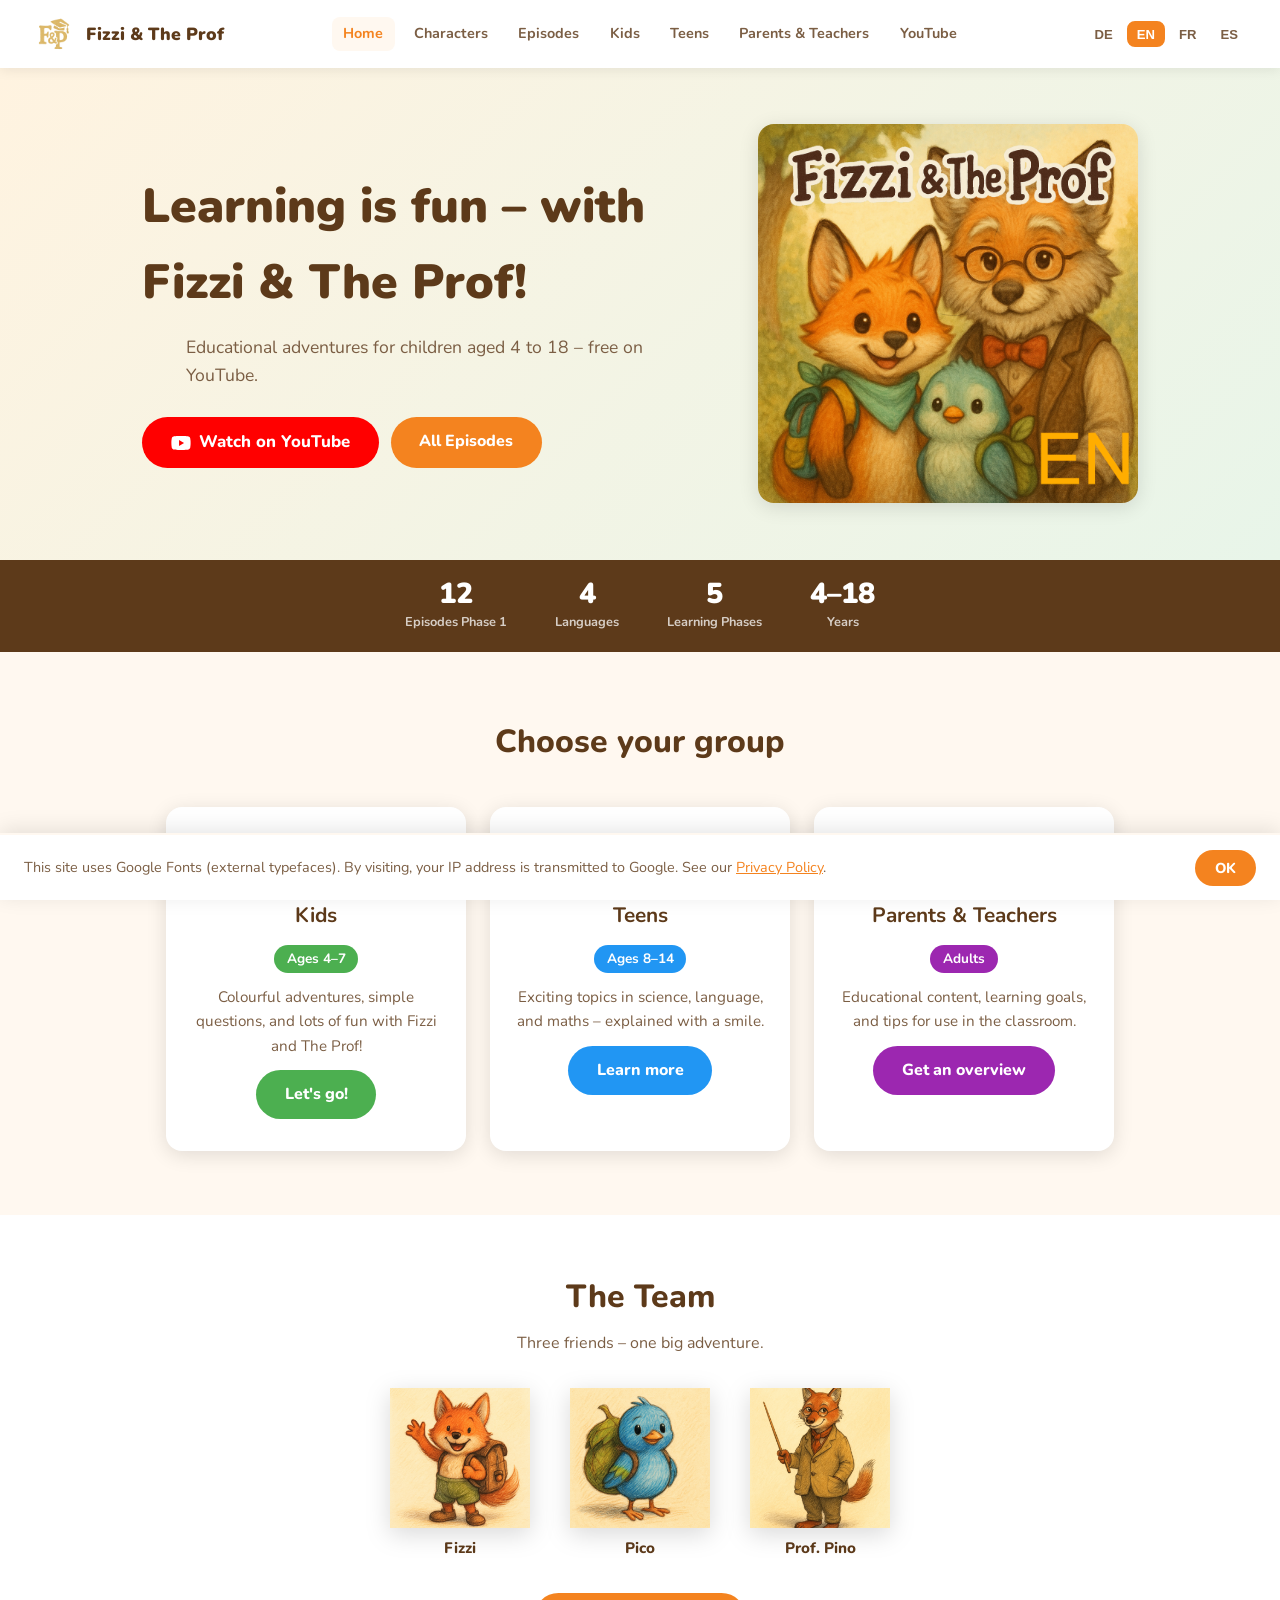
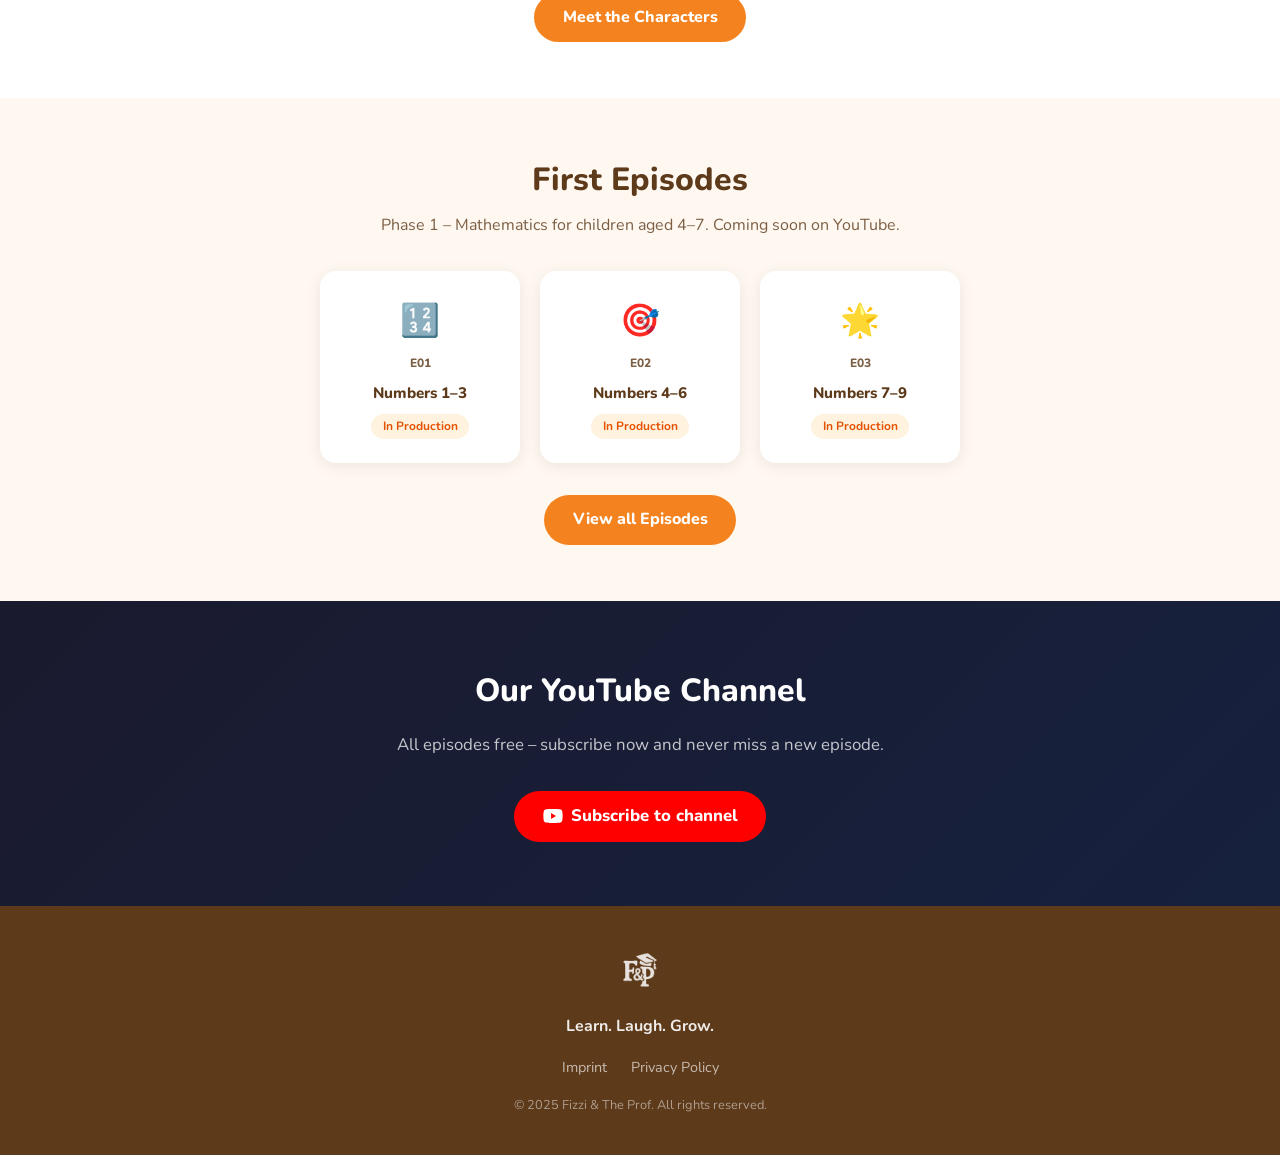
<file: index.html>
<!DOCTYPE html>
<html lang="en">
<head>
  <meta charset="UTF-8" />
  <meta name="viewport" content="width=device-width, initial-scale=1.0" />
  <meta property="og:type"        content="website" />
  <meta property="og:site_name"   content="Fizzi &amp; The Prof" />
  <meta property="og:title"       content="Fizzi & The Prof – Learn. Laugh. Grow." />
  <meta property="og:description" content="Educational adventures for children aged 4 to 18 – free on YouTube." />
  <meta property="og:image"       content="https://www.fizziandtheprof.org/assets/titelbild_en.png" />
  <meta property="og:url"         content="https://www.fizziandtheprof.org/" />
  <meta name="twitter:card"       content="summary_large_image" />
  <meta name="twitter:title"      content="Fizzi & The Prof – Learn. Laugh. Grow." />
  <meta name="twitter:description" content="Educational adventures for children aged 4 to 18 – free on YouTube." />
  <meta name="twitter:image"      content="https://www.fizziandtheprof.org/assets/titelbild_en.png" />
  <title>Fizzi & The Prof</title>
  <meta name="description" content="Educational adventures for children – free on YouTube. Lehrreiche Abenteuer für Kinder – kostenlos auf YouTube." />
    <link rel="canonical" href="https://www.fizziandtheprof.org/" />
  <link rel="icon" href="assets/logo.png" type="image/png" />
  <link rel="preconnect" href="https://fonts.googleapis.com" />
  <link href="https://fonts.googleapis.com/css2?family=Nunito:wght@400;700;800;900&display=swap" rel="stylesheet" />
  <link rel="stylesheet" href="css/style.css" />
  <style>
    @media (max-width: 780px) {
      .hero-inner { flex-direction: column; text-align: center; padding: 2.5rem 1rem 2rem; }
      .hero-image { width: 100%; max-width: 380px; }
      .hero-text p { max-width: 100%; }
      .hero-text .btn-group { justify-content: center; }
      .stats-bar { gap: 1.5rem; }
    }
  </style>
  <script src="js/nav-transition.js" defer></script>
</head>
<body>

  <!-- ── Header ── -->
  <header>
    <a href="index.html" class="header-logo">
      <img src="assets/logo.png" alt="Fizzi & The Prof Logo" />
      <span>Fizzi &amp; The Prof</span>
    </a>
    <nav>
      <a href="index.html" class="active" data-i18n="nav_home">Home</a>
      <a href="characters.html" data-i18n="nav_characters">Characters</a>
      <a href="episodes.html"   data-i18n="nav_episodes">Episodes</a>
      <a href="kids.html"       data-i18n="nav_kids">Kids</a>
      <a href="teens.html"      data-i18n="nav_teens">Teens</a>
      <a href="adults.html"     data-i18n="nav_adults">Parents & Teachers</a>
      <a href="https://www.youtube.com/channel/UC45PkbEf7DyNYmbeOaEzitA" target="_blank" rel="noopener" data-i18n="nav_youtube">YouTube</a>
    </nav>
    <div class="lang-switcher">
      <button class="lang-btn" data-lang="de">DE</button>
      <button class="lang-btn" data-lang="en">EN</button>
      <button class="lang-btn" data-lang="fr">FR</button>
      <button class="lang-btn" data-lang="es">ES</button>
    </div>
    <button class="hamburger" id="hamburger" aria-label="Menu" aria-expanded="false"><span></span><span></span><span></span></button>
  </header>
  <main>

  <!-- ── Hero ── -->
  <section class="hero" style="padding:0; background: linear-gradient(135deg,#FFF3E0 0%,#E8F5E9 100%);">
    <div class="hero-inner">
      <div class="hero-text">
        <h1 data-i18n="hero_tagline">Learning is fun – with Fizzi & The Prof!</h1>
        <p data-i18n="hero_sub">Educational adventures for children aged 4 to 18 – free on YouTube.</p>
        <div class="btn-group">
          <a href="https://www.youtube.com/channel/UC45PkbEf7DyNYmbeOaEzitA" target="_blank" rel="noopener" class="btn btn-youtube">
            <svg width="20" height="14" viewBox="0 0 22 16" fill="none" aria-hidden="true">
              <path d="M21.54 2.5A2.76 2.76 0 0 0 19.6.53C17.93 0 11 0 11 0S4.07 0 2.4.53A2.76 2.76 0 0 0 .46 2.5 29 29 0 0 0 0 8a29 29 0 0 0 .46 5.5A2.76 2.76 0 0 0 2.4 15.47C4.07 16 11 16 11 16s6.93 0 8.6-.53a2.76 2.76 0 0 0 1.94-1.97A29 29 0 0 0 22 8a29 29 0 0 0-.46-5.5Z" fill="#fff"/>
              <path d="M8.75 11.43V4.57L14.5 8l-5.75 3.43Z" fill="#FF0000"/>
            </svg>
            <span data-i18n="hero_cta">Watch on YouTube</span>
          </a>
          <a href="episodes.html" class="btn btn-primary" data-i18n="hero_episodes_btn">All Episodes</a>
        </div>
      </div>
      <div class="hero-image">
        <img id="titelbild" src="assets/titelbild_en.png" alt="Fizzi & The Prof" />
      </div>
    </div>
  </section>

  <!-- ── Stats bar ── -->
  <div class="stats-bar">
    <div class="stat-item">
      <div class="stat-number">12</div>
      <div class="stat-label" data-i18n="stat_episodes">Episodes Phase 1</div>
    </div>
    <div class="stat-item">
      <div class="stat-number">4</div>
      <div class="stat-label" data-i18n="stat_languages">Languages</div>
    </div>
    <div class="stat-item">
      <div class="stat-number">5</div>
      <div class="stat-label" data-i18n="stat_phases">Learning Phases</div>
    </div>
    <div class="stat-item">
      <div class="stat-number">4–18</div>
      <div class="stat-label" data-i18n="stat_ages">Years</div>
    </div>
  </div>

  <!-- ── Age Group Cards ── -->
  <section class="section-choose">
    <h2 data-i18n="hero_choose">Choose your group</h2>
    <div class="cards">

      <a href="kids.html" class="card card-kids">
        <div class="card-icon">🦊</div>
        <h3 data-i18n="card_kids_title">Kids</h3>
        <span class="card-age" data-i18n="card_kids_age">Ages 4–7</span>
        <p data-i18n="card_kids_desc">Colourful adventures, simple questions, and lots of fun with Fizzi and The Prof!</p>
        <span class="btn btn-green" data-i18n="card_kids_btn">Let's go!</span>
      </a>

      <a href="teens.html" class="card card-teens">
        <div class="card-icon">🔬</div>
        <h3 data-i18n="card_teens_title">Teens</h3>
        <span class="card-age" data-i18n="card_teens_age">Ages 8–14</span>
        <p data-i18n="card_teens_desc">Exciting topics in science, language, and maths – explained with a smile.</p>
        <span class="btn btn-blue" data-i18n="card_teens_btn">Learn more</span>
      </a>

      <a href="adults.html" class="card card-adults">
        <div class="card-icon">📚</div>
        <h3 data-i18n="card_adults_title">Parents & Teachers</h3>
        <span class="card-age" data-i18n="card_adults_age">Adults</span>
        <p data-i18n="card_adults_desc">Educational content, learning goals, and tips for use in the classroom.</p>
        <span class="btn btn-purple" data-i18n="card_adults_btn">Get an overview</span>
      </a>

    </div>
  </section>

  <!-- ── Characters Teaser ── -->
  <section class="section-chars-teaser">
    <h2 data-i18n="home_chars_title">The Team</h2>
    <p data-i18n="home_chars_sub">Three friends – one big adventure.</p>
    <div class="chars-row">
      <a href="characters.html" class="char-teaser">
        <img src="assets/characters/fizzi.png" alt="Fizzi" />
        <span>Fizzi</span>
      </a>
      <a href="characters.html" class="char-teaser">
        <img src="assets/characters/pico.png" alt="Pico" />
        <span>Pico</span>
      </a>
      <a href="characters.html" class="char-teaser">
        <img src="assets/characters/pino.png" alt="Professor Pino" />
        <span>Prof. Pino</span>
      </a>
    </div>
    <a href="characters.html" class="btn btn-primary" data-i18n="home_chars_btn">Meet the Characters</a>
  </section>

  <!-- ── Episodes Preview ── -->
  <section class="section-episodes-preview">
    <h2 data-i18n="home_ep_title">First Episodes</h2>
    <p data-i18n="home_ep_sub">Phase 1 – Mathematics for children aged 4–7. Coming soon on YouTube.</p>
    <div class="ep-preview-grid">
      <div class="ep-preview-card">
        <div class="ep-icon">🔢</div>
        <div class="ep-num">E01</div>
        <div class="ep-title" data-i18n="ep_prev_01">Numbers 1–3</div>
        <span class="ep-status" data-i18n="ep_prev_status">In Production</span>
      </div>
      <div class="ep-preview-card">
        <div class="ep-icon">🎯</div>
        <div class="ep-num">E02</div>
        <div class="ep-title" data-i18n="ep_prev_02">Numbers 4–6</div>
        <span class="ep-status" data-i18n="ep_prev_status">In Production</span>
      </div>
      <div class="ep-preview-card">
        <div class="ep-icon">🌟</div>
        <div class="ep-num">E03</div>
        <div class="ep-title" data-i18n="ep_prev_03">Numbers 7–9</div>
        <span class="ep-status" data-i18n="ep_prev_status">In Production</span>
      </div>
    </div>
    <a href="episodes.html" class="btn btn-primary" data-i18n="home_ep_btn">View all Episodes</a>
  </section>

  <!-- ── YouTube Section ── -->
  <section class="section-youtube">
    <h2 data-i18n="youtube_section">Our YouTube Channel</h2>
    <p data-i18n="youtube_desc">All episodes free – subscribe now and never miss a new episode.</p>
    <a href="https://www.youtube.com/channel/UC45PkbEf7DyNYmbeOaEzitA" target="_blank" rel="noopener" class="btn btn-youtube">
      <svg width="20" height="14" viewBox="0 0 22 16" fill="none" aria-hidden="true">
        <path d="M21.54 2.5A2.76 2.76 0 0 0 19.6.53C17.93 0 11 0 11 0S4.07 0 2.4.53A2.76 2.76 0 0 0 .46 2.5 29 29 0 0 0 0 8a29 29 0 0 0 .46 5.5A2.76 2.76 0 0 0 2.4 15.47C4.07 16 11 16 11 16s6.93 0 8.6-.53a2.76 2.76 0 0 0 1.94-1.97A29 29 0 0 0 22 8a29 29 0 0 0-.46-5.5Z" fill="#fff"/>
        <path d="M8.75 11.43V4.57L14.5 8l-5.75 3.43Z" fill="#FF0000"/>
      </svg>
      <span data-i18n="youtube_btn">Subscribe to channel</span>
    </a>
  </section>

  <!-- ── Footer ── -->
  </main>
  <footer>
    <img src="assets/logo.png" alt="F&P Logo" class="footer-logo" />
    <p class="footer-tagline" data-i18n="footer_tagline">Learn. Laugh. Grow.</p>
    <div class="footer-links">
      <a href="imprint.html" data-i18n="footer_imprint">Imprint</a>
      <a href="privacy.html" data-i18n="footer_privacy">Privacy Policy</a>
    </div>
    <p class="footer-copy" data-i18n="footer_copyright">© 2025 Fizzi & The Prof. All rights reserved.</p>
  </footer>

  <script src="js/i18n.js"></script>
  <script>initI18n();</script>
  <script src="js/main.js"></script>
  <script type="application/ld+json">
  {
    "@context": "https://schema.org",
    "@graph": [
      {
        "@type": "WebSite",
        "@id": "https://www.fizziandtheprof.org/#website",
        "url": "https://www.fizziandtheprof.org/",
        "name": "Fizzi & The Prof",
        "description": "Educational adventures for children aged 4 to 18 – free on YouTube.",
        "inLanguage": ["de", "en", "fr", "es"]
      },
      {
        "@type": "Organization",
        "@id": "https://www.fizziandtheprof.org/#org",
        "name": "Fizzi & The Prof",
        "url": "https://www.fizziandtheprof.org/",
        "logo": "https://www.fizziandtheprof.org/assets/logo.png",
        "sameAs": ["https://www.youtube.com/channel/UC45PkbEf7DyNYmbeOaEzitA"]
      },
      {
        "@type": "VideoObject",
        "@id": "https://www.youtube.com/channel/UC45PkbEf7DyNYmbeOaEzitA",
        "name": "Fizzi & The Prof – YouTube Channel",
        "description": "Free educational videos for children aged 4–18, available in German, English, French, and Spanish.",
        "thumbnailUrl": "https://www.fizziandtheprof.org/assets/titelbild_en.png",
        "uploadDate": "2025-01-01",
        "publisher": { "@id": "https://www.fizziandtheprof.org/#org" }
      }
    ]
  }
  </script>
</body>
</html>
</file>
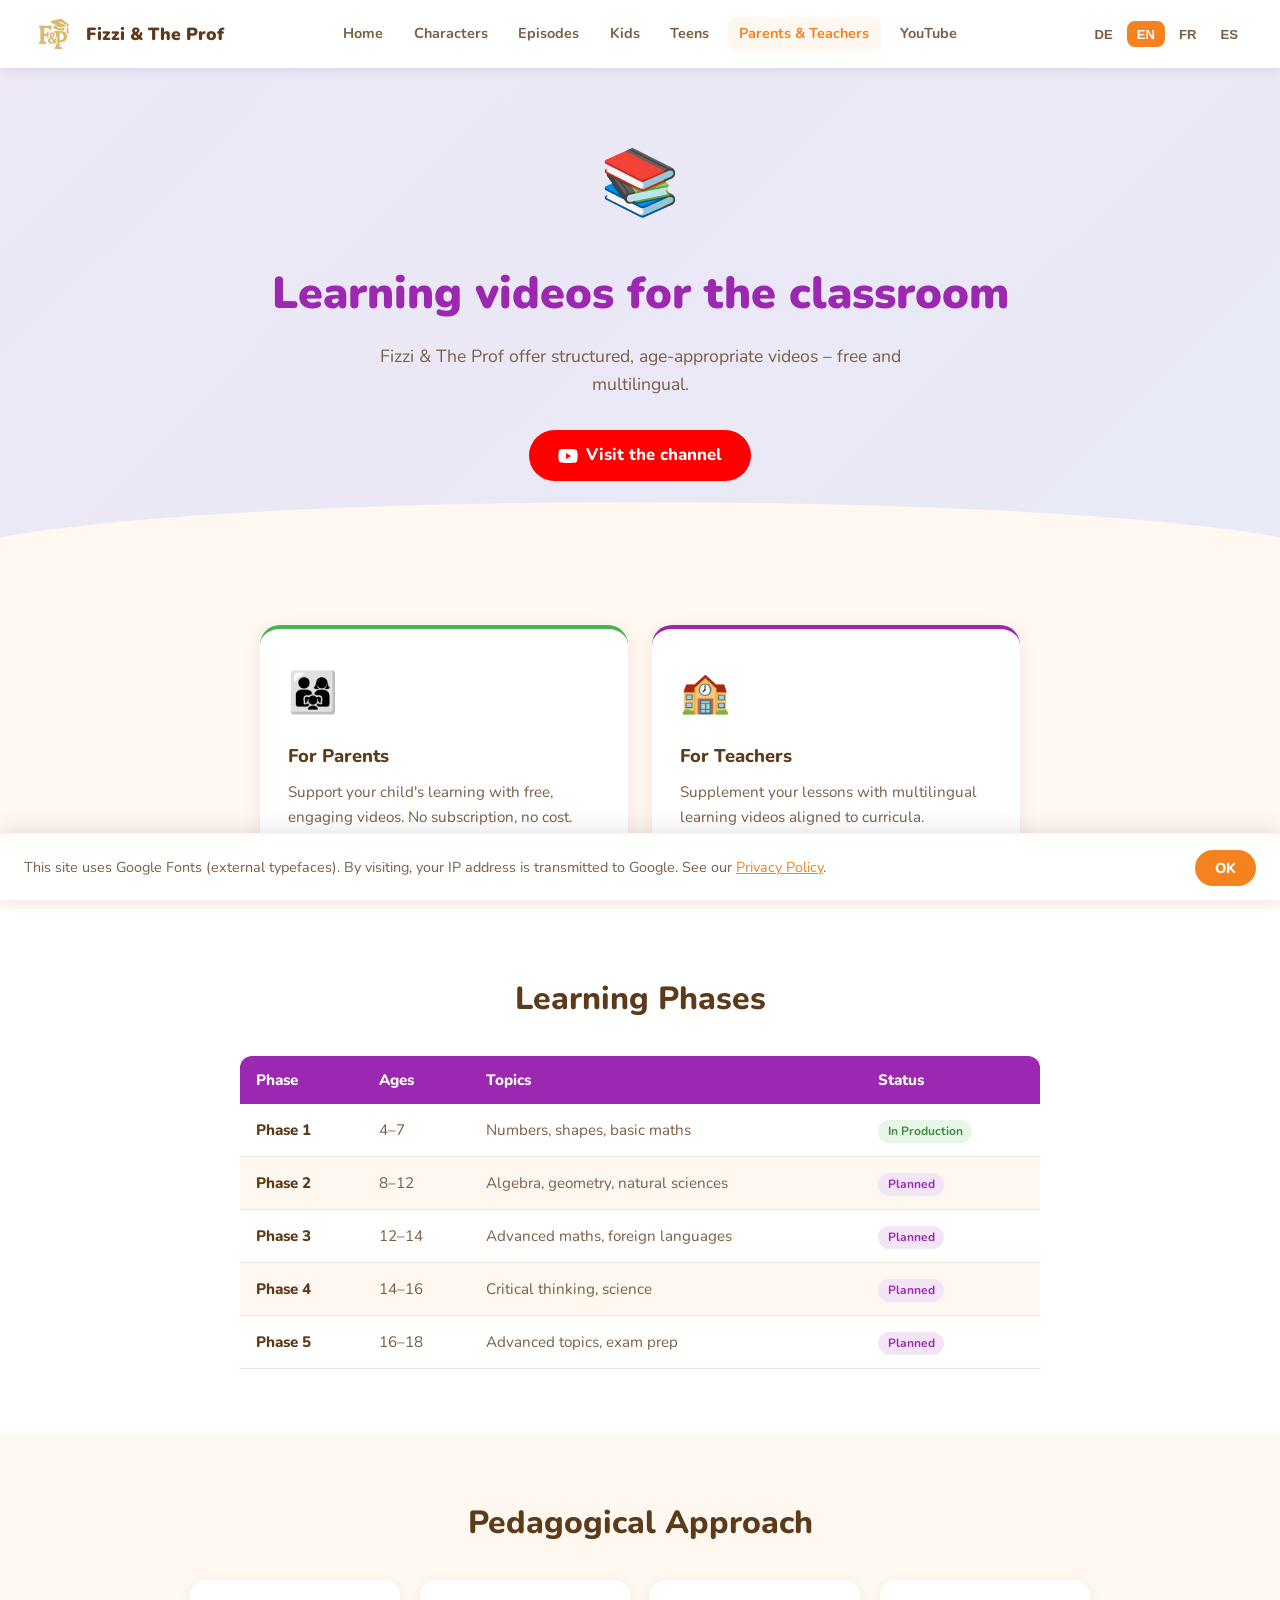
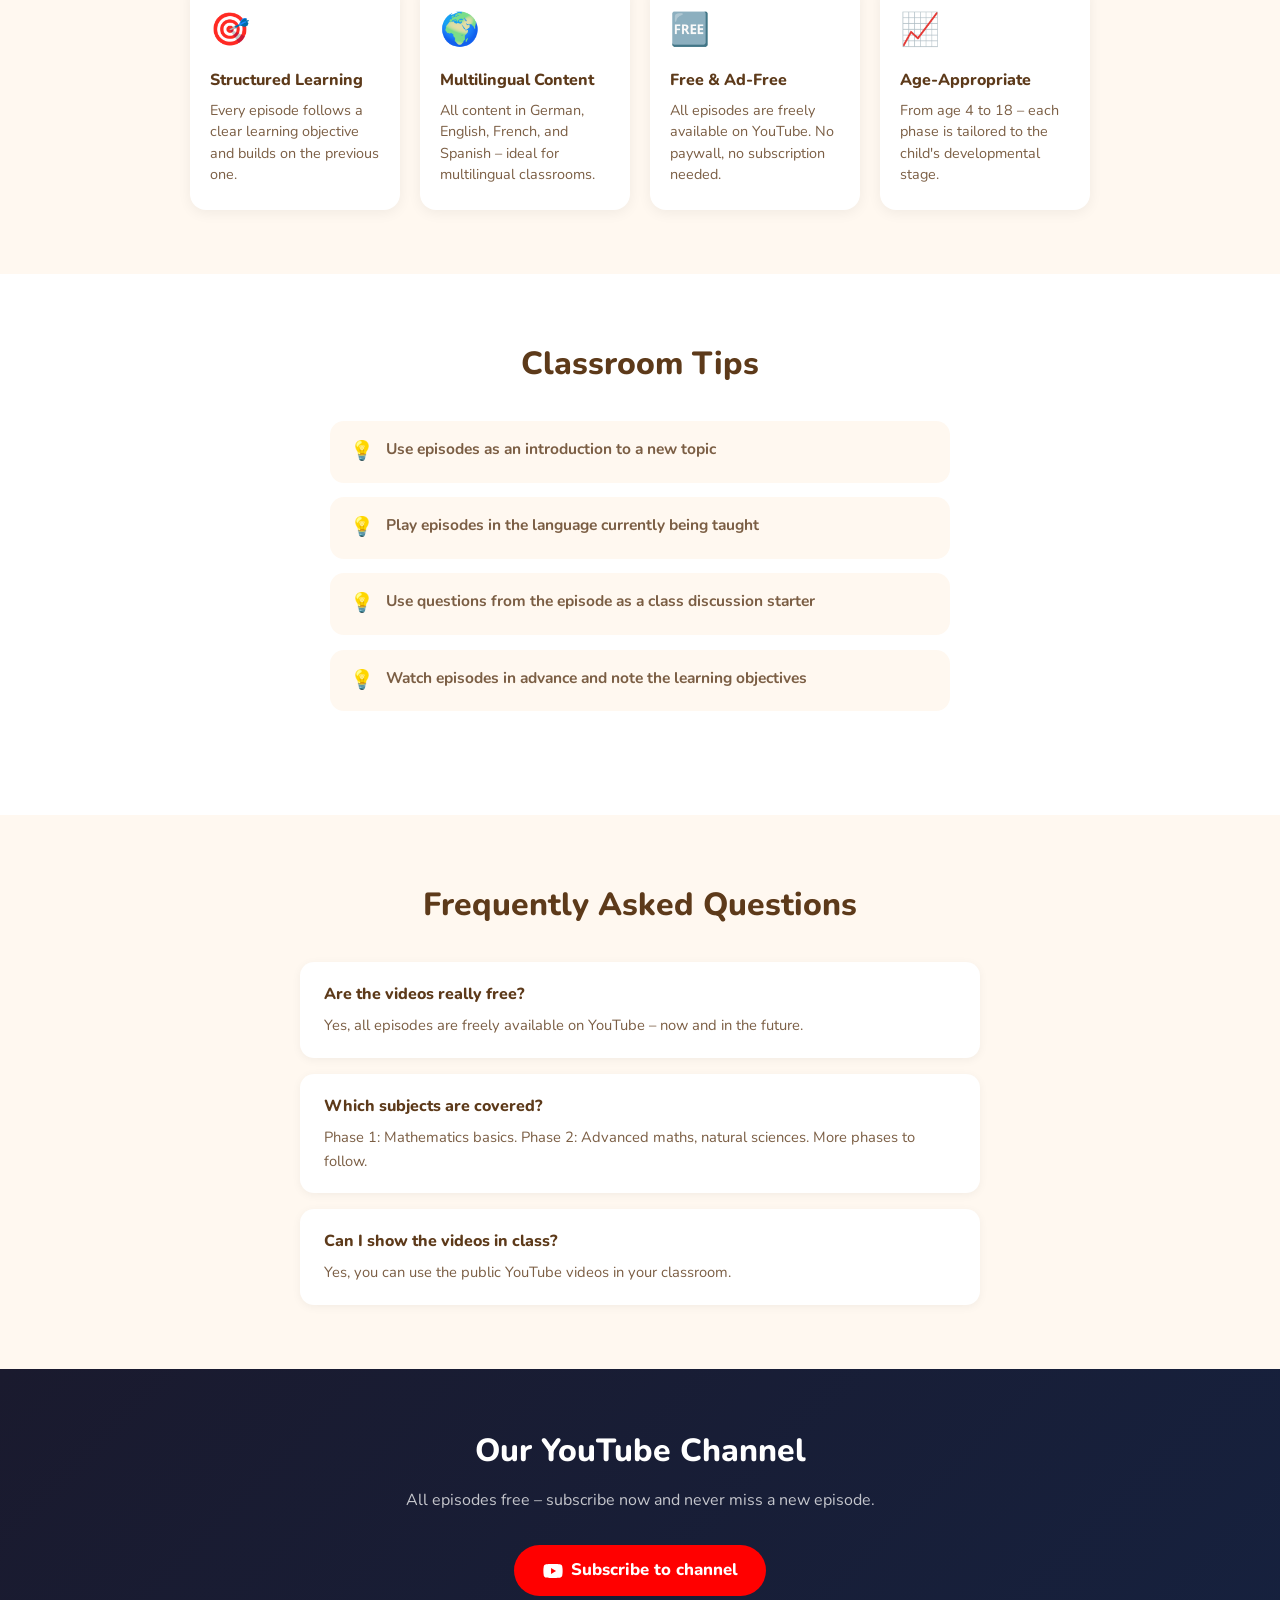
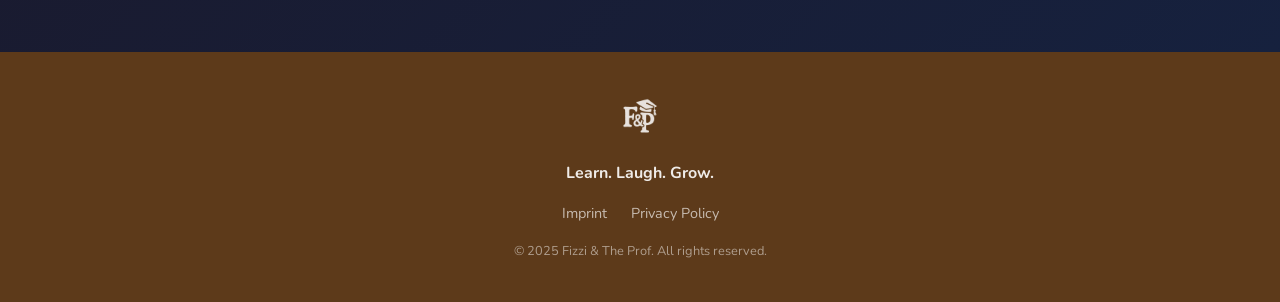
<file: adults.html>
<!DOCTYPE html>
<html lang="en">
<head>
  <meta charset="UTF-8" />
  <meta name="viewport" content="width=device-width, initial-scale=1.0" />
  <meta property="og:type"        content="website" />
  <meta property="og:site_name"   content="Fizzi &amp; The Prof" />
  <meta property="og:title"       content="Parents &amp; Teachers – Fizzi &amp; The Prof" />
  <meta property="og:description" content="Learning objectives, episode overview, and classroom tips for parents and teachers." />
  <meta property="og:image"       content="https://www.fizziandtheprof.org/assets/titelbild_en.png" />
  <meta property="og:url"         content="https://www.fizziandtheprof.org/adults.html" />
  <meta name="twitter:card"       content="summary_large_image" />
  <meta name="twitter:title"      content="Parents &amp; Teachers – Fizzi &amp; The Prof" />
  <meta name="twitter:description" content="Learning objectives, episode overview, and classroom tips for parents and teachers." />
  <meta name="twitter:image"      content="https://www.fizziandtheprof.org/assets/titelbild_en.png" />
  <title>Fizzi &amp; The Prof – Parents &amp; Teachers</title>
    <link rel="canonical" href="https://www.fizziandtheprof.org/adults.html" />
  <link rel="icon" href="assets/logo.png" type="image/png" />
  <link rel="preconnect" href="https://fonts.googleapis.com" />
  <link href="https://fonts.googleapis.com/css2?family=Nunito:wght@400;700;800;900&display=swap" rel="stylesheet" />
  <link rel="stylesheet" href="css/style.css" />
  <style>
    /* ── Hero ── */
    .adults-hero {
      background: linear-gradient(135deg, #EDE7F6 0%, #E8EAF6 100%);
      padding: 4rem 2rem 5rem;
      text-align: center;
      position: relative;
      overflow: hidden;
    }
    .adults-hero .hero-icon { font-size: 4rem; display: block; margin-bottom: 1.5rem; }
    .adults-hero h1 {
      font-size: clamp(1.8rem, 5vw, 2.8rem);
      color: var(--purple);
      margin-bottom: 0.75rem;
    }
    .adults-hero p {
      font-size: 1.1rem;
      color: var(--muted);
      max-width: 580px;
      margin: 0 auto 2rem;
    }
    .adults-hero::after {
      content: '';
      display: block;
      position: absolute;
      bottom: -1px;
      left: 0;
      width: 100%;
      height: 60px;
      background: var(--cream);
      clip-path: ellipse(55% 100% at 50% 100%);
    }

    /* ── Audience cards ── */
    .audience-section {
      background: var(--cream);
      padding: 4rem 2rem 3rem;
      text-align: center;
    }
    .audience-grid {
      display: grid;
      grid-template-columns: repeat(auto-fit, minmax(280px, 1fr));
      gap: 1.5rem;
      max-width: 760px;
      margin: 0 auto;
    }
    .audience-card {
      background: #fff;
      border-radius: 20px;
      padding: 2rem 1.75rem;
      box-shadow: 0 4px 20px rgba(0,0,0,0.07);
      text-align: left;
    }
    .audience-card .a-icon { font-size: 2.5rem; display: block; margin-bottom: 1rem; }
    .audience-card h3 { font-size: 1.15rem; font-weight: 800; color: var(--brown); margin-bottom: 0.6rem; }
    .audience-card p  { color: var(--muted); font-size: 0.95rem; line-height: 1.6; }
    .audience-card.parents { border-top: 4px solid var(--green); }
    .audience-card.teachers { border-top: 4px solid var(--purple); }

    /* ── Phases table ── */
    .phases-section {
      background: #fff;
      padding: 4rem 2rem;
      text-align: center;
    }
    .phases-section h2 { margin-bottom: 2rem; }
    .phases-table {
      max-width: 800px;
      margin: 0 auto;
      border-collapse: collapse;
      width: 100%;
      font-size: 0.95rem;
    }
    .phases-table th {
      background: var(--purple);
      color: #fff;
      padding: 0.75rem 1rem;
      font-weight: 800;
      text-align: left;
    }
    .phases-table th:first-child { border-radius: 12px 0 0 0; }
    .phases-table th:last-child  { border-radius: 0 12px 0 0; }
    .phases-table td {
      padding: 0.85rem 1rem;
      border-bottom: 1px solid #F0E6DA;
      color: var(--muted);
      text-align: left;
    }
    .phases-table tr:last-child td:first-child { border-radius: 0 0 0 12px; }
    .phases-table tr:last-child td:last-child  { border-radius: 0 0 12px 0; }
    .phases-table tr:nth-child(even) td { background: var(--cream); }
    .phases-table .phase-num {
      font-weight: 800;
      color: var(--brown);
      white-space: nowrap;
    }
    .status-live {
      display: inline-block;
      background: #E8F5E9;
      color: var(--green-d);
      font-size: 0.75rem;
      font-weight: 700;
      padding: 0.1rem 0.6rem;
      border-radius: 20px;
    }
    .status-soon {
      display: inline-block;
      background: #F3E5F5;
      color: var(--purple);
      font-size: 0.75rem;
      font-weight: 700;
      padding: 0.1rem 0.6rem;
      border-radius: 20px;
    }

    /* ── Approach cards ── */
    .approach-section {
      background: var(--cream);
      padding: 4rem 2rem;
      text-align: center;
    }
    .approach-section h2 { margin-bottom: 2rem; }
    .approach-grid {
      display: grid;
      grid-template-columns: repeat(auto-fit, minmax(200px, 1fr));
      gap: 1.25rem;
      max-width: 900px;
      margin: 0 auto;
    }
    .approach-card {
      background: #fff;
      border-radius: 16px;
      padding: 1.5rem 1.25rem;
      box-shadow: 0 3px 14px rgba(0,0,0,0.06);
      text-align: left;
    }
    .approach-card .ap-icon { font-size: 2rem; display: block; margin-bottom: 0.75rem; }
    .approach-card h3 { font-size: 1rem; font-weight: 800; color: var(--brown); margin-bottom: 0.4rem; }
    .approach-card p  { color: var(--muted); font-size: 0.9rem; line-height: 1.5; }

    /* ── Tips ── */
    .tips-section {
      background: #fff;
      padding: 4rem 2rem;
      text-align: center;
    }
    .tips-section h2 { margin-bottom: 2rem; }
    .tips-list {
      list-style: none;
      padding: 0;
      max-width: 620px;
      margin: 0 auto 2.5rem;
      display: flex;
      flex-direction: column;
      gap: 0.9rem;
      text-align: left;
    }
    .tips-list li {
      display: flex;
      align-items: flex-start;
      gap: 0.75rem;
      background: var(--cream);
      border-radius: 14px;
      padding: 1rem 1.25rem;
      color: var(--muted);
      font-size: 0.97rem;
      font-weight: 700;
    }
    .tips-list li::before {
      content: '💡';
      font-size: 1.2rem;
      flex-shrink: 0;
      margin-top: -1px;
    }

    /* ── FAQ ── */
    .faq-section {
      background: var(--cream);
      padding: 4rem 2rem;
      text-align: center;
    }
    .faq-section h2 { margin-bottom: 2rem; }
    .faq-list {
      max-width: 680px;
      margin: 0 auto;
      display: flex;
      flex-direction: column;
      gap: 1rem;
      text-align: left;
    }
    .faq-item {
      background: #fff;
      border-radius: 14px;
      padding: 1.25rem 1.5rem;
      box-shadow: 0 2px 10px rgba(0,0,0,0.05);
    }
    .faq-q {
      font-weight: 800;
      color: var(--brown);
      font-size: 1rem;
      margin-bottom: 0.4rem;
    }
    .faq-a {
      color: var(--muted);
      font-size: 0.92rem;
      line-height: 1.6;
    }

    /* ── CTA ── */
    .adults-cta {
      background: linear-gradient(135deg, #1a1a2e 0%, #16213e 100%);
      color: #fff;
      text-align: center;
      padding: 3.5rem 2rem;
    }
    .adults-cta h2 { color: #fff; margin-bottom: 0.75rem; }
    .adults-cta p  { color: rgba(255,255,255,0.75); max-width: 500px; margin: 0 auto 2rem; }
  </style>
  <script src="js/nav-transition.js" defer></script>
</head>
<body>

  <header>
    <a href="index.html" class="header-logo">
      <img src="assets/logo.png" alt="Fizzi & The Prof Logo" />
      <span>Fizzi &amp; The Prof</span>
    </a>
    <nav>
      <a href="index.html"      data-i18n="nav_home">Home</a>
      <a href="characters.html" data-i18n="nav_characters">Characters</a>
      <a href="episodes.html"   data-i18n="nav_episodes">Episodes</a>
      <a href="kids.html"       data-i18n="nav_kids">Kids</a>
      <a href="teens.html"      data-i18n="nav_teens">Teens</a>
      <a href="adults.html" class="active" data-i18n="nav_adults">Parents & Teachers</a>
      <a href="https://www.youtube.com/channel/UC45PkbEf7DyNYmbeOaEzitA" target="_blank" rel="noopener" data-i18n="nav_youtube">YouTube</a>
    </nav>
    <div class="lang-switcher">
      <button class="lang-btn" data-lang="de">DE</button>
      <button class="lang-btn" data-lang="en">EN</button>
      <button class="lang-btn" data-lang="fr">FR</button>
      <button class="lang-btn" data-lang="es">ES</button>
    </div>
    <button class="hamburger" id="hamburger" aria-label="Menu" aria-expanded="false"><span></span><span></span><span></span></button>
  </header>
  <main>

  <!-- Hero -->
  <section class="adults-hero">
    <span class="hero-icon">📚</span>
    <h1 data-i18n="adults_hero">Learning videos for the classroom</h1>
    <p  data-i18n="adults_sub">Fizzi &amp; The Prof offer structured, age-appropriate videos – free and multilingual.</p>
    <a href="https://www.youtube.com/channel/UC45PkbEf7DyNYmbeOaEzitA" target="_blank" rel="noopener" class="btn btn-youtube">
      <svg width="20" height="14" viewBox="0 0 22 16" fill="none" aria-hidden="true">
        <path d="M21.54 2.5A2.76 2.76 0 0 0 19.6.53C17.93 0 11 0 11 0S4.07 0 2.4.53A2.76 2.76 0 0 0 .46 2.5 29 29 0 0 0 0 8a29 29 0 0 0 .46 5.5A2.76 2.76 0 0 0 2.4 15.47C4.07 16 11 16 11 16s6.93 0 8.6-.53a2.76 2.76 0 0 0 1.94-1.97A29 29 0 0 0 22 8a29 29 0 0 0-.46-5.5Z" fill="#fff"/>
        <path d="M8.75 11.43V4.57L14.5 8l-5.75 3.43Z" fill="#FF0000"/>
      </svg>
      <span data-i18n="adults_cta">Visit the channel</span>
    </a>
  </section>

  <!-- For parents / for teachers -->
  <section class="audience-section">
    <div class="audience-grid">
      <div class="audience-card parents">
        <span class="a-icon">👨‍👩‍👧</span>
        <h3 data-i18n="adults_for_parents_title">For Parents</h3>
        <p   data-i18n="adults_for_parents_desc">Support your child's learning with free, engaging videos. No subscription, no cost.</p>
      </div>
      <div class="audience-card teachers">
        <span class="a-icon">🏫</span>
        <h3 data-i18n="adults_for_teachers_title">For Teachers</h3>
        <p   data-i18n="adults_for_teachers_desc">Supplement your lessons with multilingual learning videos aligned to curricula.</p>
      </div>
    </div>
  </section>

  <!-- Learning phases -->
  <section class="phases-section">
    <h2 data-i18n="adults_phases_title">Learning Phases</h2>
    <table class="phases-table">
      <thead>
        <tr>
          <th data-i18n="adults_phases_col_phase">Phase</th>
          <th data-i18n="adults_phases_col_age">Ages</th>
          <th data-i18n="adults_phases_col_topics">Topics</th>
          <th data-i18n="adults_phases_col_status">Status</th>
        </tr>
      </thead>
      <tbody>
        <tr>
          <td class="phase-num">Phase 1</td>
          <td>4–7</td>
          <td data-i18n="adults_phase_1_topics">Numbers, shapes, basic maths</td>
          <td><span class="status-live" data-i18n="adults_status_production">In Production</span></td>
        </tr>
        <tr>
          <td class="phase-num">Phase 2</td>
          <td>8–12</td>
          <td data-i18n="adults_phase_2_topics">Algebra, geometry, natural sciences</td>
          <td><span class="status-soon" data-i18n="adults_status_planned">Planned</span></td>
        </tr>
        <tr>
          <td class="phase-num">Phase 3</td>
          <td>12–14</td>
          <td data-i18n="adults_phase_3_topics">Advanced maths, foreign languages</td>
          <td><span class="status-soon" data-i18n="adults_status_planned">Planned</span></td>
        </tr>
        <tr>
          <td class="phase-num">Phase 4</td>
          <td>14–16</td>
          <td data-i18n="adults_phase_4_topics">Critical thinking, science</td>
          <td><span class="status-soon" data-i18n="adults_status_planned">Planned</span></td>
        </tr>
        <tr>
          <td class="phase-num">Phase 5</td>
          <td>16–18</td>
          <td data-i18n="adults_phase_5_topics">Advanced topics, exam prep</td>
          <td><span class="status-soon" data-i18n="adults_status_planned">Planned</span></td>
        </tr>
      </tbody>
    </table>
  </section>

  <!-- Approach -->
  <section class="approach-section">
    <h2 data-i18n="adults_approach_title">Pedagogical Approach</h2>
    <div class="approach-grid">
      <div class="approach-card">
        <span class="ap-icon">🎯</span>
        <h3 data-i18n="adults_approach_1_title">Structured Learning</h3>
        <p   data-i18n="adults_approach_1_desc">Every episode follows a clear learning objective and builds on the previous one.</p>
      </div>
      <div class="approach-card">
        <span class="ap-icon">🌍</span>
        <h3 data-i18n="adults_approach_2_title">Multilingual Content</h3>
        <p   data-i18n="adults_approach_2_desc">All content in German, English, French, and Spanish – ideal for multilingual classrooms.</p>
      </div>
      <div class="approach-card">
        <span class="ap-icon">🆓</span>
        <h3 data-i18n="adults_approach_3_title">Free &amp; Ad-Free</h3>
        <p   data-i18n="adults_approach_3_desc">All episodes are freely available on YouTube. No paywall, no subscription needed.</p>
      </div>
      <div class="approach-card">
        <span class="ap-icon">📈</span>
        <h3 data-i18n="adults_approach_4_title">Age-Appropriate</h3>
        <p   data-i18n="adults_approach_4_desc">From age 4 to 18 – each phase is tailored to the child's developmental stage.</p>
      </div>
    </div>
  </section>

  <!-- Classroom tips -->
  <section class="tips-section">
    <h2 data-i18n="adults_tips_title">Classroom Tips</h2>
    <ul class="tips-list">
      <li data-i18n="adults_tip_1">Use episodes as an introduction to a new topic</li>
      <li data-i18n="adults_tip_2">Play episodes in the language currently being taught</li>
      <li data-i18n="adults_tip_3">Use questions from the episode as a class discussion starter</li>
      <li data-i18n="adults_tip_4">Watch episodes in advance and note the learning objectives</li>
    </ul>
  </section>

  <!-- FAQ -->
  <section class="faq-section">
    <h2 data-i18n="adults_faq_title">Frequently Asked Questions</h2>
    <div class="faq-list">
      <div class="faq-item">
        <div class="faq-q" data-i18n="adults_faq_q1">Are the videos really free?</div>
        <div class="faq-a" data-i18n="adults_faq_a1">Yes, all episodes are freely available on YouTube – now and in the future.</div>
      </div>
      <div class="faq-item">
        <div class="faq-q" data-i18n="adults_faq_q2">Which subjects are covered?</div>
        <div class="faq-a" data-i18n="adults_faq_a2">Phase 1: Mathematics basics. Phase 2: Advanced maths, natural sciences. More phases to follow.</div>
      </div>
      <div class="faq-item">
        <div class="faq-q" data-i18n="adults_faq_q3">Can I show the videos in class?</div>
        <div class="faq-a" data-i18n="adults_faq_a3">Yes, you can use the public YouTube videos in your classroom.</div>
      </div>
    </div>
  </section>

  <!-- CTA -->
  <section class="adults-cta">
    <h2 data-i18n="youtube_section">Our YouTube Channel</h2>
    <p   data-i18n="youtube_desc">All episodes free – subscribe now and never miss a new episode.</p>
    <a href="https://www.youtube.com/channel/UC45PkbEf7DyNYmbeOaEzitA" target="_blank" rel="noopener" class="btn btn-youtube">
      <svg width="20" height="14" viewBox="0 0 22 16" fill="none" aria-hidden="true">
        <path d="M21.54 2.5A2.76 2.76 0 0 0 19.6.53C17.93 0 11 0 11 0S4.07 0 2.4.53A2.76 2.76 0 0 0 .46 2.5 29 29 0 0 0 0 8a29 29 0 0 0 .46 5.5A2.76 2.76 0 0 0 2.4 15.47C4.07 16 11 16 11 16s6.93 0 8.6-.53a2.76 2.76 0 0 0 1.94-1.97A29 29 0 0 0 22 8a29 29 0 0 0-.46-5.5Z" fill="#fff"/>
        <path d="M8.75 11.43V4.57L14.5 8l-5.75 3.43Z" fill="#FF0000"/>
      </svg>
      <span data-i18n="youtube_btn">Subscribe to channel</span>
    </a>
  </section>
  </main>

  <footer>
    <img src="assets/logo.png" alt="F&P Logo" class="footer-logo" />
    <p class="footer-tagline" data-i18n="footer_tagline">Learn. Laugh. Grow.</p>
    <div class="footer-links">
      <a href="imprint.html" data-i18n="footer_imprint">Imprint</a>
      <a href="privacy.html" data-i18n="footer_privacy">Privacy Policy</a>
    </div>
    <p class="footer-copy" data-i18n="footer_copyright">© 2025 Fizzi & The Prof. All rights reserved.</p>
  </footer>

  <script src="js/i18n.js"></script>
  <script>initI18n();</script>
  <script src="js/main.js"></script>
</body>
</html>
</file>
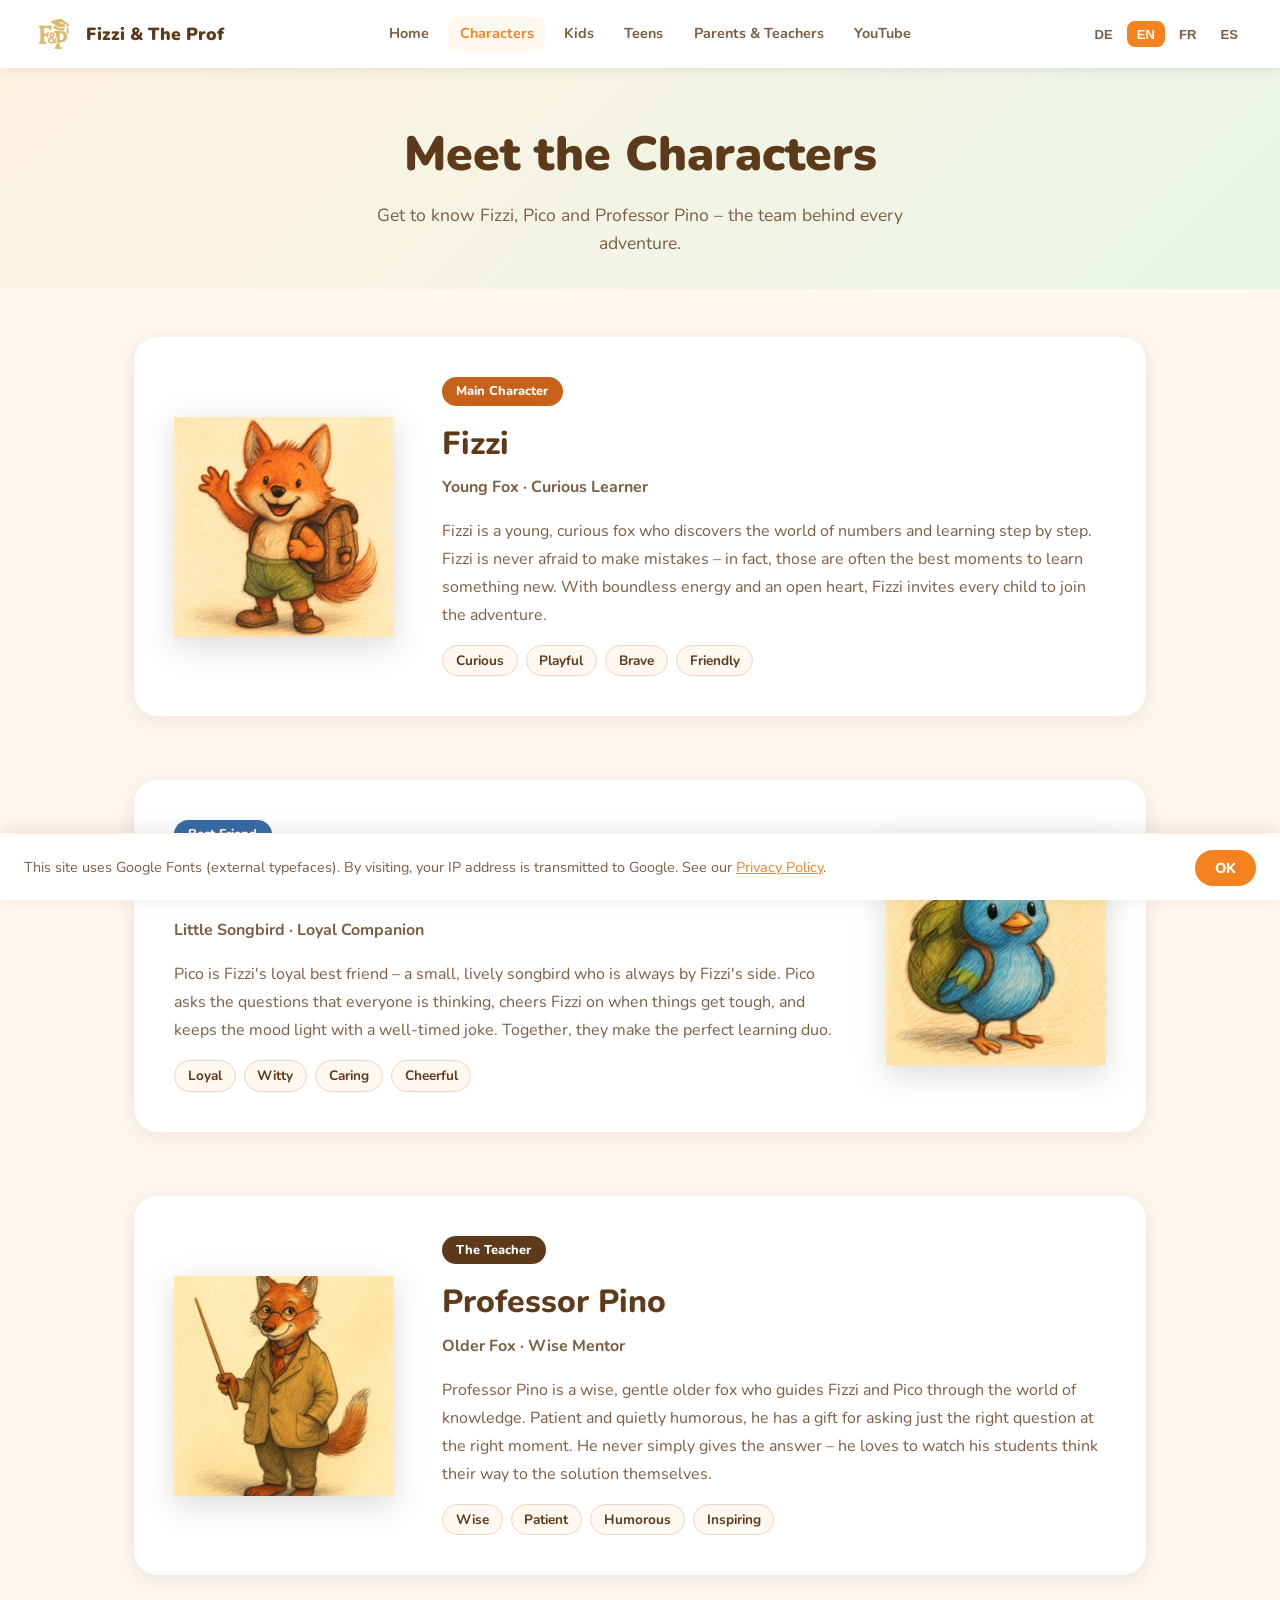
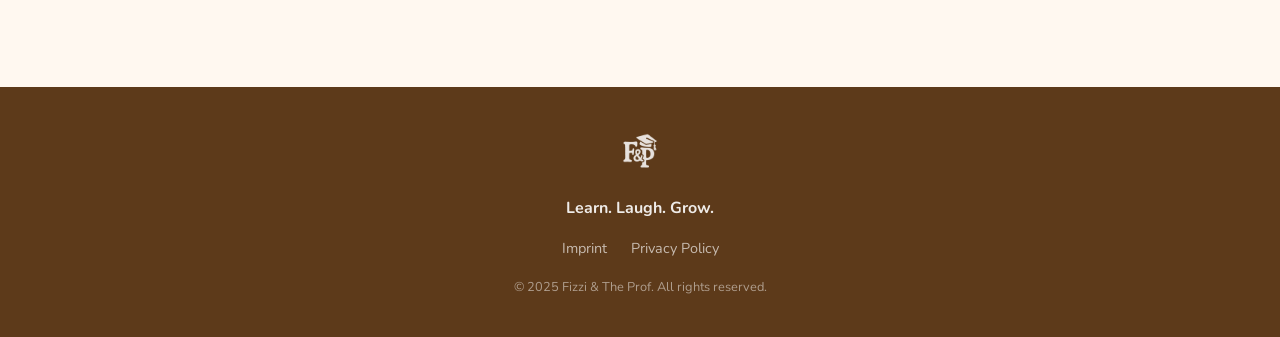
<file: characters.html>
<!DOCTYPE html>
<html lang="en">
<head>
  <meta charset="UTF-8" />
  <meta name="viewport" content="width=device-width, initial-scale=1.0" />
  <meta property="og:type"        content="website" />
  <meta property="og:site_name"   content="Fizzi &amp; The Prof" />
  <meta property="og:title"       content="Characters – Fizzi & The Prof" />
  <meta property="og:description" content="Meet Fizzi, Pico, and Prof. Pino – the characters of the educational YouTube series." />
  <meta property="og:image"       content="https://www.fizziandtheprof.org/assets/titelbild_en.png" />
  <meta property="og:url"         content="https://www.fizziandtheprof.org/characters.html" />
  <meta name="twitter:card"       content="summary_large_image" />
  <meta name="twitter:title"      content="Characters – Fizzi & The Prof" />
  <meta name="twitter:description" content="Meet Fizzi, Pico, and Prof. Pino – the characters of the educational YouTube series." />
  <meta name="twitter:image"      content="https://www.fizziandtheprof.org/assets/titelbild_en.png" />
  <title>Fizzi & The Prof – Characters</title>
    <link rel="canonical" href="https://www.fizziandtheprof.org/characters.html" />
  <link rel="icon" href="assets/logo.png" type="image/png" />
  <link rel="preconnect" href="https://fonts.googleapis.com" />
  <link href="https://fonts.googleapis.com/css2?family=Nunito:wght@400;700;800;900&display=swap" rel="stylesheet" />
  <link rel="stylesheet" href="css/style.css" />
  <style>
    .characters-hero {
      background: linear-gradient(135deg, #FFF3E0 0%, #E8F5E9 100%);
      padding: 3rem 2rem 2rem;
      text-align: center;
    }
    .characters-hero h1 { margin-bottom: 0.5rem; }
    .characters-hero p { font-size: 1.1rem; max-width: 540px; margin: 0 auto; }

    .characters-grid {
      max-width: 1060px;
      margin: 3rem auto;
      padding: 0 1.5rem 4rem;
      display: flex;
      flex-direction: column;
      gap: 4rem;
    }

    .character-card {
      display: flex;
      gap: 3rem;
      align-items: center;
      background: #fff;
      border-radius: 24px;
      box-shadow: 0 4px 24px rgba(0,0,0,0.09);
      padding: 2.5rem 2.5rem;
      overflow: hidden;
    }

    .character-card.reverse { flex-direction: row-reverse; }

    .character-img-wrap {
      flex-shrink: 0;
      width: 220px;
      display: flex;
      align-items: flex-end;
      justify-content: center;
    }

    .character-img-wrap img {
      width: 100%;
      max-height: 280px;
      object-fit: contain;
      filter: drop-shadow(0 8px 16px rgba(0,0,0,0.15));
      transition: transform 0.3s;
    }

    .character-card:hover .character-img-wrap img {
      transform: translateY(-8px);
    }

    .character-info { flex: 1; }

    .character-badge {
      display: inline-block;
      font-size: 0.8rem;
      font-weight: 800;
      padding: 0.25rem 0.9rem;
      border-radius: 20px;
      color: #fff;
      margin-bottom: 0.75rem;
    }

    .badge-fizzi  { background: #C8621A; }
    .badge-pico   { background: #3A6EA8; }
    .badge-pino   { background: #5D3A1A; }

    .character-info h2 {
      font-size: 2rem;
      margin-bottom: 0.25rem;
      color: var(--brown);
    }

    .character-role {
      font-size: 0.95rem;
      font-weight: 700;
      color: var(--muted);
      margin-bottom: 1rem;
    }

    .character-info p {
      font-size: 1rem;
      line-height: 1.75;
      color: var(--muted);
      margin-bottom: 1rem;
    }

    .character-traits {
      display: flex;
      flex-wrap: wrap;
      gap: 0.5rem;
      margin-top: 1rem;
    }

    .trait {
      background: var(--cream);
      border: 1.5px solid #E8D5C4;
      border-radius: 20px;
      padding: 0.25rem 0.8rem;
      font-size: 0.85rem;
      font-weight: 700;
      color: var(--brown);
    }

    @media (max-width: 700px) {
      .character-card, .character-card.reverse {
        flex-direction: column;
        padding: 2rem 1.5rem;
        gap: 1.5rem;
      }
      .character-img-wrap { width: 160px; }
      .character-info h2 { font-size: 1.5rem; }
    }
  </style>
  <script src="js/nav-transition.js" defer></script>
</head>
<body>

  <header>
    <a href="index.html" class="header-logo">
      <img src="assets/logo.png" alt="Fizzi & The Prof Logo" />
      <span>Fizzi &amp; The Prof</span>
    </a>
    <nav>
      <a href="index.html"      data-i18n="nav_home">Home</a>
      <a href="characters.html" class="active" data-i18n="nav_characters">Characters</a>
      <a href="kids.html"       data-i18n="nav_kids">Kids</a>
      <a href="teens.html"      data-i18n="nav_teens">Teens</a>
      <a href="adults.html"     data-i18n="nav_adults">Parents & Teachers</a>
      <a href="https://www.youtube.com/channel/UC45PkbEf7DyNYmbeOaEzitA" target="_blank" rel="noopener" data-i18n="nav_youtube">YouTube</a>
    </nav>
    <div class="lang-switcher">
      <button class="lang-btn" data-lang="de">DE</button>
      <button class="lang-btn" data-lang="en">EN</button>
      <button class="lang-btn" data-lang="fr">FR</button>
      <button class="lang-btn" data-lang="es">ES</button>
    </div>
    <button class="hamburger" id="hamburger" aria-label="Menu" aria-expanded="false"><span></span><span></span><span></span></button>
  </header>
  <main>

  <section class="characters-hero">
    <h1 data-i18n="char_hero_title">Meet the Characters</h1>
    <p data-i18n="char_hero_sub">Get to know Fizzi, Pico and Professor Pino – the team behind every adventure.</p>
  </section>

  <div class="characters-grid">

    <!-- Fizzi -->
    <div class="character-card">
      <div class="character-img-wrap">
        <img src="assets/characters/fizzi.png" alt="Fizzi" />
      </div>
      <div class="character-info">
        <span class="character-badge badge-fizzi" data-i18n="char_fizzi_badge">Main Character</span>
        <h2>Fizzi</h2>
        <p class="character-role" data-i18n="char_fizzi_role">Young Fox · Curious Learner</p>
        <p data-i18n="char_fizzi_desc">Fizzi is a young, curious fox who discovers the world of numbers and learning step by step. Fizzi is never afraid to make mistakes – in fact, those are often the best moments to learn something new. With boundless energy and an open heart, Fizzi invites every child to join the adventure.</p>
        <div class="character-traits">
          <span class="trait" data-i18n="trait_curious">Curious</span>
          <span class="trait" data-i18n="trait_playful">Playful</span>
          <span class="trait" data-i18n="trait_brave">Brave</span>
          <span class="trait" data-i18n="trait_friendly">Friendly</span>
        </div>
      </div>
    </div>

    <!-- Pico -->
    <div class="character-card reverse">
      <div class="character-img-wrap">
        <img src="assets/characters/pico.png" alt="Pico" />
      </div>
      <div class="character-info">
        <span class="character-badge badge-pico" data-i18n="char_pico_badge">Best Friend</span>
        <h2>Pico</h2>
        <p class="character-role" data-i18n="char_pico_role">Little Songbird · Loyal Companion</p>
        <p data-i18n="char_pico_desc">Pico is Fizzi's loyal best friend – a small, lively songbird who is always by Fizzi's side. Pico asks the questions that everyone is thinking, cheers Fizzi on when things get tough, and keeps the mood light with a well-timed joke. Together, they make the perfect learning duo.</p>
        <div class="character-traits">
          <span class="trait" data-i18n="trait_loyal">Loyal</span>
          <span class="trait" data-i18n="trait_witty">Witty</span>
          <span class="trait" data-i18n="trait_caring">Caring</span>
          <span class="trait" data-i18n="trait_cheerful">Cheerful</span>
        </div>
      </div>
    </div>

    <!-- Professor Pino -->
    <div class="character-card">
      <div class="character-img-wrap">
        <img src="assets/characters/pino.png" alt="Professor Pino" />
      </div>
      <div class="character-info">
        <span class="character-badge badge-pino" data-i18n="char_pino_badge">The Teacher</span>
        <h2>Professor Pino</h2>
        <p class="character-role" data-i18n="char_pino_role">Older Fox · Wise Mentor</p>
        <p data-i18n="char_pino_desc">Professor Pino is a wise, gentle older fox who guides Fizzi and Pico through the world of knowledge. Patient and quietly humorous, he has a gift for asking just the right question at the right moment. He never simply gives the answer – he loves to watch his students think their way to the solution themselves.</p>
        <div class="character-traits">
          <span class="trait" data-i18n="trait_wise">Wise</span>
          <span class="trait" data-i18n="trait_patient">Patient</span>
          <span class="trait" data-i18n="trait_humorous">Humorous</span>
          <span class="trait" data-i18n="trait_inspiring">Inspiring</span>
        </div>
      </div>
    </div>

  </div>
  </main>

  <footer>
    <img src="assets/logo.png" alt="F&P Logo" class="footer-logo" />
    <p class="footer-tagline" data-i18n="footer_tagline">Learn. Laugh. Grow.</p>
    <div class="footer-links">
      <a href="imprint.html" data-i18n="footer_imprint">Imprint</a>
      <a href="privacy.html" data-i18n="footer_privacy">Privacy Policy</a>
    </div>
    <p class="footer-copy" data-i18n="footer_copyright">© 2025 Fizzi & The Prof. All rights reserved.</p>
  </footer>

  <script src="js/i18n.js"></script>
  <script>initI18n();</script>
  <script src="js/main.js"></script>
</body>
</html>
</file>
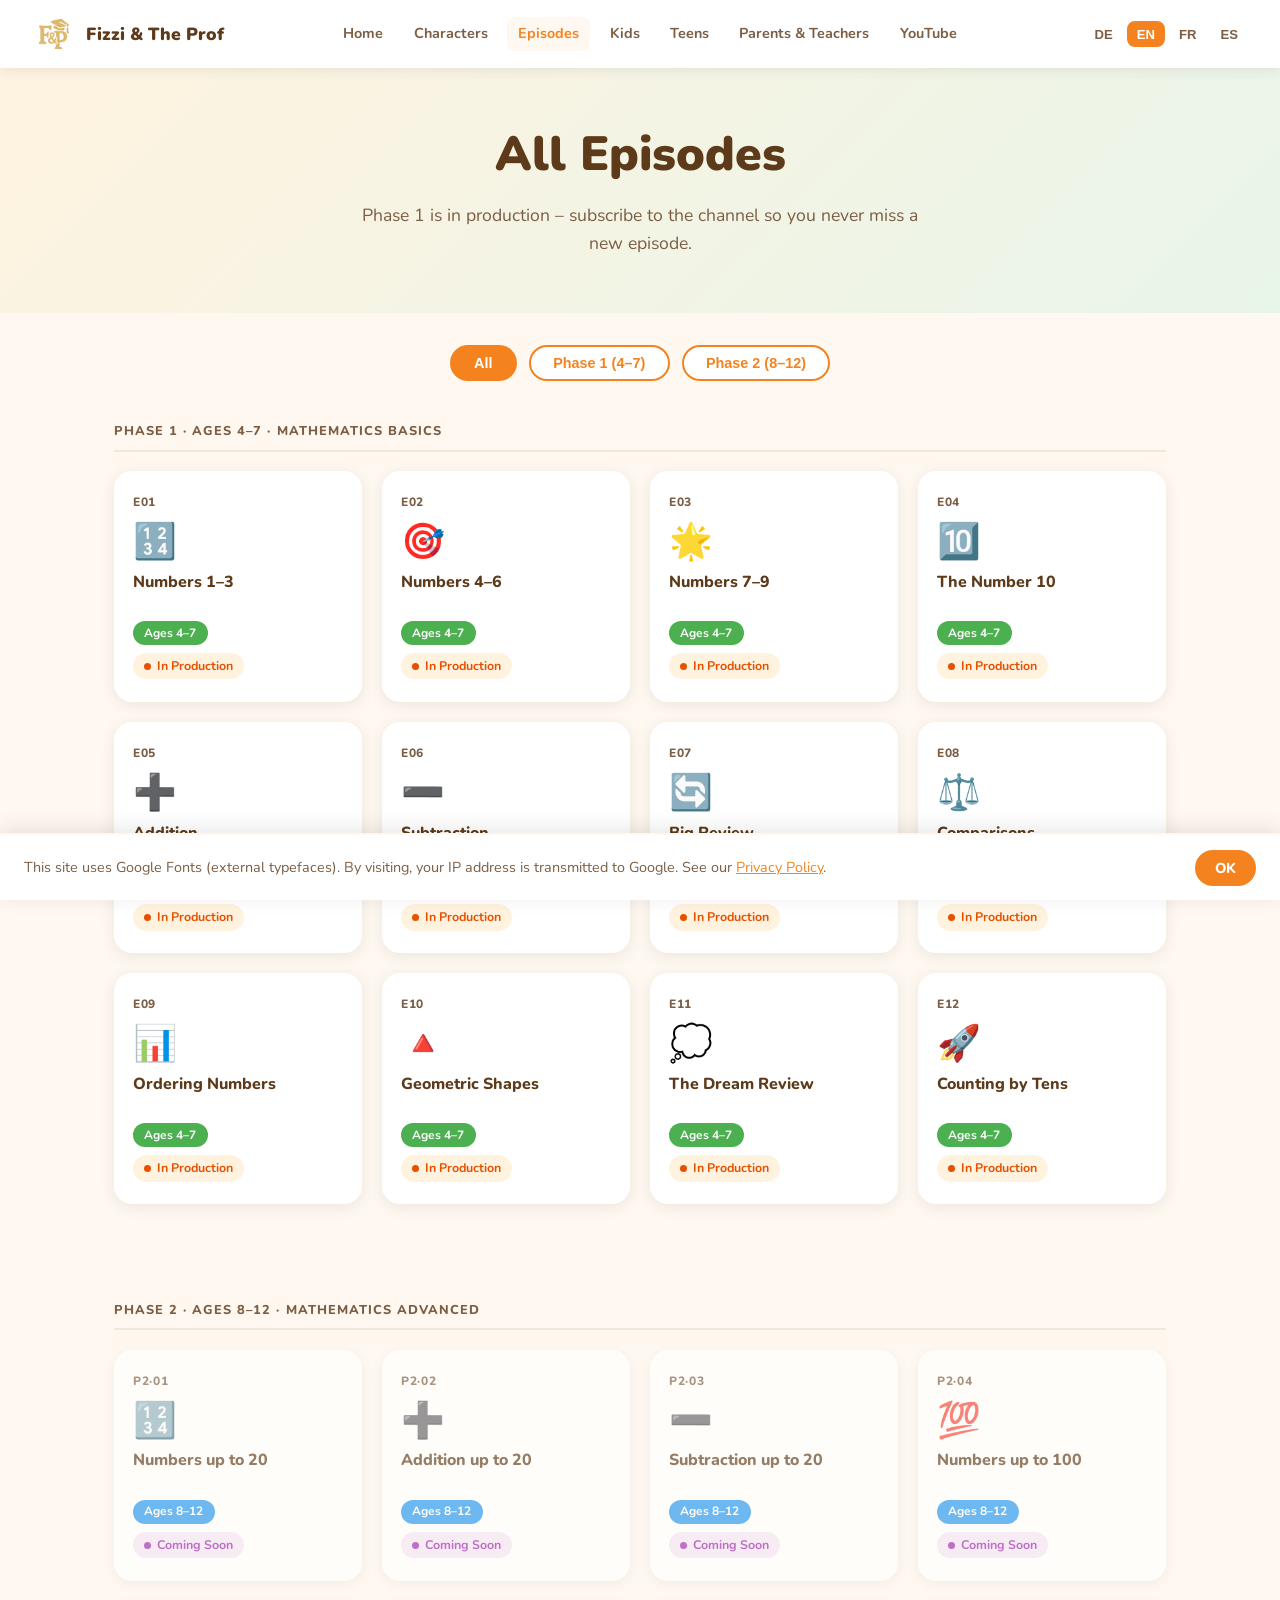
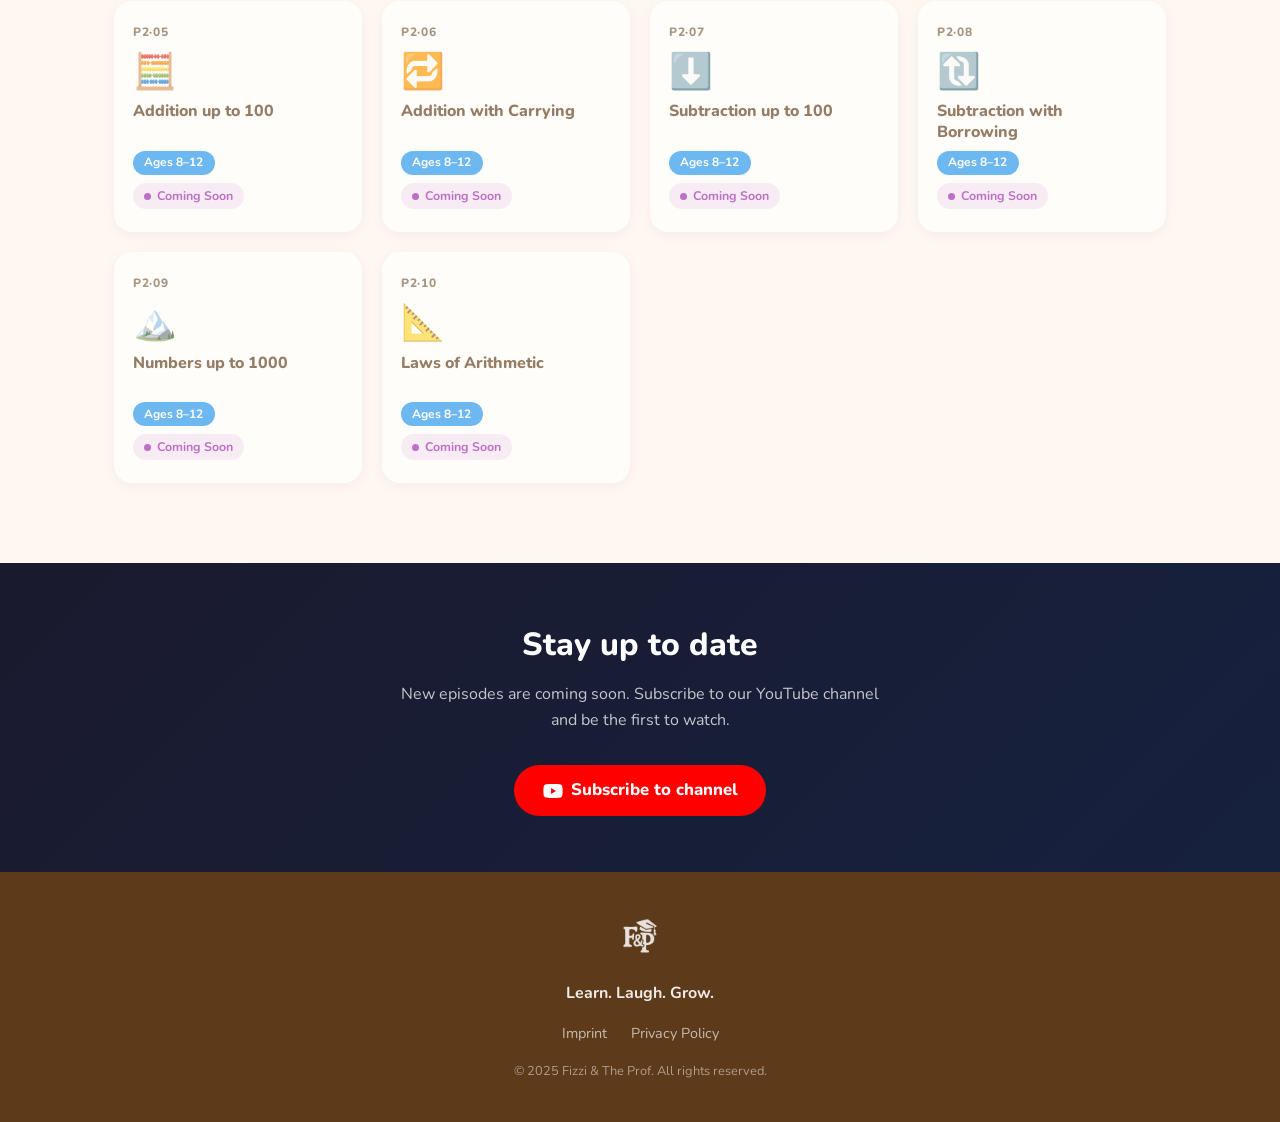
<file: episodes.html>
<!DOCTYPE html>
<html lang="en">
<head>
  <meta charset="UTF-8" />
  <meta name="viewport" content="width=device-width, initial-scale=1.0" />
  <meta property="og:type"        content="website" />
  <meta property="og:site_name"   content="Fizzi &amp; The Prof" />
  <meta property="og:title"       content="Episodes – Fizzi & The Prof" />
  <meta property="og:description" content="All episodes of Fizzi & The Prof – maths adventures for children aged 4–12." />
  <meta property="og:image"       content="https://www.fizziandtheprof.org/assets/titelbild_en.png" />
  <meta property="og:url"         content="https://www.fizziandtheprof.org/episodes.html" />
  <meta name="twitter:card"       content="summary_large_image" />
  <meta name="twitter:title"      content="Episodes – Fizzi & The Prof" />
  <meta name="twitter:description" content="All episodes of Fizzi & The Prof – maths adventures for children aged 4–12." />
  <meta name="twitter:image"      content="https://www.fizziandtheprof.org/assets/titelbild_en.png" />
  <title>Fizzi & The Prof – Episodes</title>
    <link rel="canonical" href="https://www.fizziandtheprof.org/episodes.html" />
  <link rel="icon" href="assets/logo.png" type="image/png" />
  <link rel="preconnect" href="https://fonts.googleapis.com" />
  <link href="https://fonts.googleapis.com/css2?family=Nunito:wght@400;700;800;900&display=swap" rel="stylesheet" />
  <link rel="stylesheet" href="css/style.css" />
  <style>
    .episodes-hero {
      background: linear-gradient(135deg, #FFF3E0 0%, #E8F5E9 100%);
      padding: 3rem 2rem 2rem;
      text-align: center;
    }
    .episodes-hero h1 { margin-bottom: 0.5rem; }
    .episodes-hero p { font-size: 1.1rem; max-width: 560px; margin: 0 auto 1.5rem; }

    /* Phase filter */
    .phase-filter {
      display: flex;
      justify-content: center;
      gap: 0.75rem;
      flex-wrap: wrap;
      padding: 2rem 1.5rem 0.5rem;
    }
    .filter-btn {
      padding: 0.5rem 1.4rem;
      border-radius: 50px;
      border: 2px solid var(--orange);
      background: #fff;
      color: var(--orange);
      font-weight: 800;
      font-size: 0.9rem;
      cursor: pointer;
      transition: all 0.15s;
    }
    .filter-btn:hover, .filter-btn.active {
      background: var(--orange);
      color: #fff;
    }

    /* Phase section */
    .phase-section { padding: 2rem 1.5rem 1rem; max-width: 1100px; margin: 0 auto; }
    .phase-label {
      font-size: 0.8rem;
      font-weight: 800;
      letter-spacing: 0.08em;
      text-transform: uppercase;
      color: var(--muted);
      margin-bottom: 1.2rem;
      padding-bottom: 0.5rem;
      border-bottom: 2px solid #F0E6DA;
    }

    /* Episode grid */
    .episode-grid {
      display: grid;
      grid-template-columns: repeat(auto-fill, minmax(220px, 1fr));
      gap: 1.25rem;
      margin-bottom: 3rem;
    }

    .episode-card {
      background: #fff;
      border-radius: 18px;
      box-shadow: 0 3px 16px rgba(0,0,0,0.08);
      padding: 1.4rem 1.2rem;
      display: flex;
      flex-direction: column;
      gap: 0.5rem;
      transition: transform 0.2s, box-shadow 0.2s;
      position: relative;
      overflow: hidden;
    }
    .episode-card:hover {
      transform: translateY(-4px);
      box-shadow: 0 8px 28px rgba(0,0,0,0.13);
    }

    .ep-number {
      font-size: 0.75rem;
      font-weight: 800;
      color: var(--muted);
      letter-spacing: 0.05em;
    }
    .ep-icon { font-size: 2.2rem; line-height: 1; margin: 0.25rem 0; }
    .ep-title {
      font-size: 1rem;
      font-weight: 800;
      color: var(--brown);
      line-height: 1.3;
      min-height: 2.6rem;
    }
    .ep-age {
      display: inline-block;
      font-size: 0.75rem;
      font-weight: 700;
      padding: 0.15rem 0.7rem;
      border-radius: 20px;
      color: #fff;
      background: var(--green);
      width: fit-content;
    }
    .ep-age.phase2 { background: var(--blue); }

    .ep-status {
      display: inline-flex;
      align-items: center;
      gap: 0.35rem;
      font-size: 0.78rem;
      font-weight: 700;
      padding: 0.2rem 0.7rem;
      border-radius: 20px;
      width: fit-content;
      margin-top: auto;
    }
    .ep-status.production {
      background: #FFF3E0;
      color: #E65100;
    }
    .ep-status.soon {
      background: #F3E5F5;
      color: var(--purple);
    }
    .ep-status.available {
      background: #E8F5E9;
      color: var(--green-d);
    }

    .ep-status::before {
      content: '';
      width: 7px;
      height: 7px;
      border-radius: 50%;
      flex-shrink: 0;
    }
    .ep-status.production::before { background: #E65100; }
    .ep-status.soon::before       { background: var(--purple); }
    .ep-status.available::before  { background: var(--green-d); }

    /* Coming soon overlay for phase 2 */
    .episode-card.dimmed { opacity: 0.65; }

    /* CTA below grid */
    .subscribe-cta {
      background: linear-gradient(135deg, #1a1a2e 0%, #16213e 100%);
      color: #fff;
      text-align: center;
      padding: 3.5rem 2rem;
      margin-top: 1rem;
    }
    .subscribe-cta h2 { color: #fff; margin-bottom: 0.75rem; }
    .subscribe-cta p  { color: rgba(255,255,255,0.75); max-width: 500px; margin: 0 auto 2rem; }

    @media (max-width: 500px) {
      .episode-grid { grid-template-columns: repeat(auto-fill, minmax(160px, 1fr)); }
    }
  </style>
  <script src="js/nav-transition.js" defer></script>
</head>
<body>

  <header>
    <a href="index.html" class="header-logo">
      <img src="assets/logo.png" alt="Fizzi & The Prof Logo" />
      <span>Fizzi &amp; The Prof</span>
    </a>
    <nav>
      <a href="index.html"      data-i18n="nav_home">Home</a>
      <a href="characters.html" data-i18n="nav_characters">Characters</a>
      <a href="episodes.html"   class="active" data-i18n="nav_episodes">Episodes</a>
      <a href="kids.html"       data-i18n="nav_kids">Kids</a>
      <a href="teens.html"      data-i18n="nav_teens">Teens</a>
      <a href="adults.html"     data-i18n="nav_adults">Parents & Teachers</a>
      <a href="https://www.youtube.com/channel/UC45PkbEf7DyNYmbeOaEzitA" target="_blank" rel="noopener" data-i18n="nav_youtube">YouTube</a>
    </nav>
    <div class="lang-switcher">
      <button class="lang-btn" data-lang="de">DE</button>
      <button class="lang-btn" data-lang="en">EN</button>
      <button class="lang-btn" data-lang="fr">FR</button>
      <button class="lang-btn" data-lang="es">ES</button>
    </div>
    <button class="hamburger" id="hamburger" aria-label="Menu" aria-expanded="false"><span></span><span></span><span></span></button>
  </header>
  <main>

  <section class="episodes-hero">
    <h1 data-i18n="ep_hero_title">All Episodes</h1>
    <p data-i18n="ep_hero_sub">Phase 1 is in production – subscribe to the channel so you never miss a new episode.</p>
  </section>

  <div class="phase-filter">
    <button class="filter-btn active" data-filter="all"   data-i18n="ep_filter_all">All</button>
    <button class="filter-btn"        data-filter="phase1" data-i18n="ep_filter_p1">Phase 1 (4–7)</button>
    <button class="filter-btn"        data-filter="phase2" data-i18n="ep_filter_p2">Phase 2 (8–12)</button>
  </div>

  <!-- Phase 1 -->
  <div class="phase-section" data-phase="phase1">
    <p class="phase-label" data-i18n="ep_phase1_label">Phase 1 · Ages 4–7 · Mathematics Basics</p>
    <div class="episode-grid" id="grid-phase1"></div>
  </div>

  <!-- Phase 2 -->
  <div class="phase-section" data-phase="phase2">
    <p class="phase-label" data-i18n="ep_phase2_label">Phase 2 · Ages 8–12 · Mathematics Advanced</p>
    <div class="episode-grid" id="grid-phase2"></div>
  </div>

  <div class="subscribe-cta">
    <h2 data-i18n="ep_cta_title">Stay up to date</h2>
    <p data-i18n="ep_cta_sub">New episodes are coming soon. Subscribe to our YouTube channel and be the first to watch.</p>
    <a href="https://www.youtube.com/channel/UC45PkbEf7DyNYmbeOaEzitA" target="_blank" rel="noopener" class="btn btn-youtube">
      <svg width="20" height="14" viewBox="0 0 22 16" fill="none" aria-hidden="true">
        <path d="M21.54 2.5A2.76 2.76 0 0 0 19.6.53C17.93 0 11 0 11 0S4.07 0 2.4.53A2.76 2.76 0 0 0 .46 2.5 29 29 0 0 0 0 8a29 29 0 0 0 .46 5.5A2.76 2.76 0 0 0 2.4 15.47C4.07 16 11 16 11 16s6.93 0 8.6-.53a2.76 2.76 0 0 0 1.94-1.97A29 29 0 0 0 22 8a29 29 0 0 0-.46-5.5Z" fill="#fff"/>
        <path d="M8.75 11.43V4.57L14.5 8l-5.75 3.43Z" fill="#FF0000"/>
      </svg>
      <span data-i18n="youtube_btn">Subscribe to channel</span>
    </a>
  </div>
  </main>

  <footer>
    <img src="assets/logo.png" alt="F&P Logo" class="footer-logo" />
    <p class="footer-tagline" data-i18n="footer_tagline">Learn. Laugh. Grow.</p>
    <div class="footer-links">
      <a href="imprint.html" data-i18n="footer_imprint">Imprint</a>
      <a href="privacy.html" data-i18n="footer_privacy">Privacy Policy</a>
    </div>
    <p class="footer-copy" data-i18n="footer_copyright">© 2025 Fizzi & The Prof. All rights reserved.</p>
  </footer>

  <script src="js/i18n.js"></script>
  <script src="js/episodes.js"></script>
  <script>
    initI18n();
    renderEpisodes(detectLang());

    // re-render on lang change
    const _origSet = window.setLang;
    window.setLang = function(lang) { _origSet(lang); renderEpisodes(lang); };

    // Phase filter
    document.querySelectorAll('.filter-btn').forEach(btn => {
      btn.addEventListener('click', () => {
        document.querySelectorAll('.filter-btn').forEach(b => b.classList.remove('active'));
        btn.classList.add('active');
        const f = btn.dataset.filter;
        document.querySelectorAll('[data-phase]').forEach(section => {
          section.style.display = (f === 'all' || section.dataset.phase === f) ? '' : 'none';
        });
      });
    });
  </script>
  <script src="js/main.js"></script>
</body>
</html>
</file>
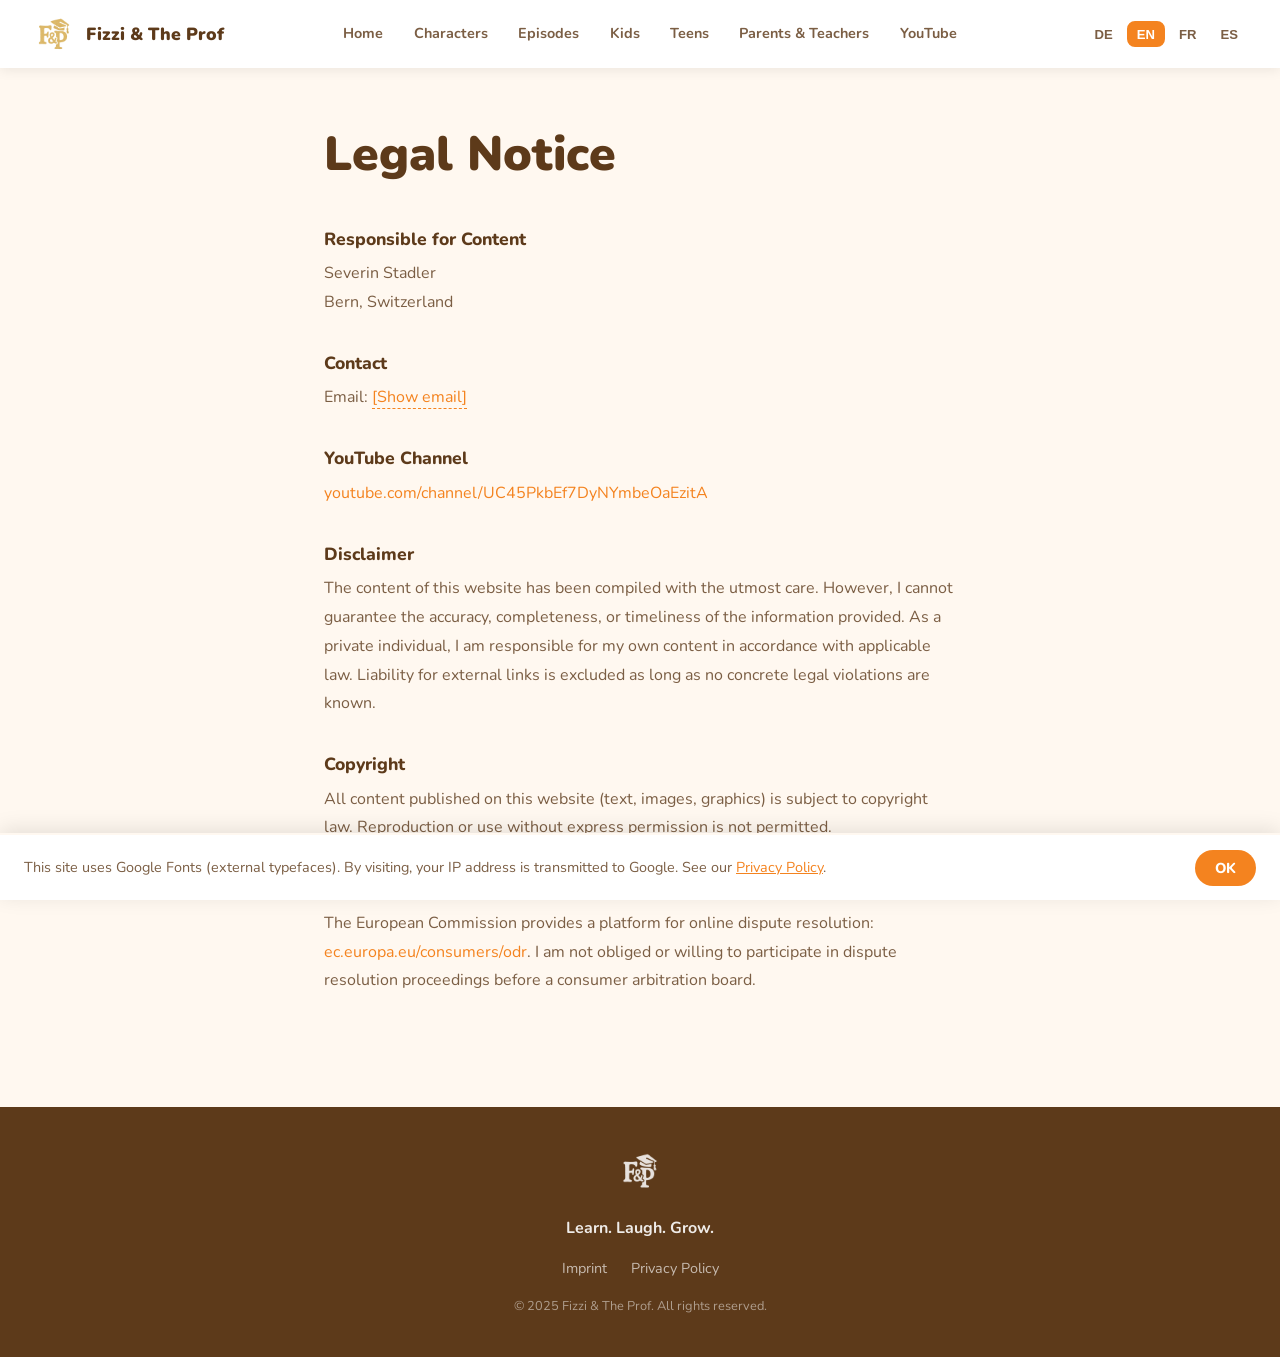
<file: imprint.html>
<!DOCTYPE html>
<html lang="de">
<head>
  <meta charset="UTF-8" />
  <meta name="viewport" content="width=device-width, initial-scale=1.0" />
  <meta property="og:type"        content="website" />
  <meta property="og:site_name"   content="Fizzi &amp; The Prof" />
  <meta property="og:title"       content="Imprint – Fizzi & The Prof" />
  <meta property="og:description" content="Legal notice and imprint for Fizzi & The Prof." />
  <meta property="og:image"       content="https://www.fizziandtheprof.org/assets/titelbild_en.png" />
  <meta property="og:url"         content="https://www.fizziandtheprof.org/imprint.html" />
  <meta name="twitter:card"       content="summary_large_image" />
  <meta name="twitter:title"      content="Imprint – Fizzi & The Prof" />
  <meta name="twitter:description" content="Legal notice and imprint for Fizzi & The Prof." />
  <meta name="twitter:image"      content="https://www.fizziandtheprof.org/assets/titelbild_en.png" />
  <title>Fizzi & The Prof – Imprint</title>
    <link rel="canonical" href="https://www.fizziandtheprof.org/imprint.html" />
  <link rel="icon" href="assets/logo.png" type="image/png" />
  <link rel="preconnect" href="https://fonts.googleapis.com" />
  <link href="https://fonts.googleapis.com/css2?family=Nunito:wght@400;700;800;900&display=swap" rel="stylesheet" />
  <link rel="stylesheet" href="css/style.css" />
  <style>
    .imprint-box {
      max-width: 680px;
      margin: 3rem auto;
      padding: 0 1.5rem 4rem;
    }
    .imprint-box h1 { margin-bottom: 2rem; }
    .imprint-box h2 {
      font-size: 1.1rem;
      margin: 2rem 0 0.4rem;
      color: var(--brown);
    }
    .imprint-box p, .imprint-box address {
      font-style: normal;
      color: var(--muted);
      line-height: 1.8;
    }
    .imprint-box a { color: var(--orange); text-decoration: none; }
    .imprint-box a:hover { text-decoration: underline; }
    .email-protected {
      cursor: pointer;
      color: var(--orange);
      border-bottom: 1px dashed var(--orange);
    }
    [data-lang-block] { display: none; }
    [data-lang-block].active { display: block; }
  </style>
  <script src="js/nav-transition.js" defer></script>
</head>
<body>

  <header>
    <a href="index.html" class="header-logo">
      <img src="assets/logo.png" alt="Fizzi & The Prof Logo" />
      <span>Fizzi &amp; The Prof</span>
    </a>
    <nav>
      <a href="index.html"      data-i18n="nav_home">Home</a>
      <a href="characters.html" data-i18n="nav_characters">Characters</a>
      <a href="episodes.html"   data-i18n="nav_episodes">Episodes</a>
      <a href="kids.html"       data-i18n="nav_kids">Kids</a>
      <a href="teens.html"      data-i18n="nav_teens">Teens</a>
      <a href="adults.html"     data-i18n="nav_adults">Parents & Teachers</a>
      <a href="https://www.youtube.com/channel/UC45PkbEf7DyNYmbeOaEzitA" target="_blank" rel="noopener" data-i18n="nav_youtube">YouTube</a>
    </nav>
    <div class="lang-switcher">
      <button class="lang-btn" data-lang="de">DE</button>
      <button class="lang-btn" data-lang="en">EN</button>
      <button class="lang-btn" data-lang="fr">FR</button>
      <button class="lang-btn" data-lang="es">ES</button>
    </div>
    <button class="hamburger" id="hamburger" aria-label="Menu" aria-expanded="false"><span></span><span></span><span></span></button>
  </header>
  <main>

  <!-- ── DEUTSCH ── -->
  <div class="imprint-box" data-lang-block="de">
    <h1>Impressum</h1>

    <h2>Verantwortlich für den Inhalt</h2>
    <address>
      Severin Stadler<br />
      Bern, Schweiz
    </address>

    <h2>Kontakt</h2>
    <p>E-Mail: <span class="email-protected" onclick="revealEmail(this)" title="Klicken zum Anzeigen">[E-Mail anzeigen]</span></p>

    <h2>YouTube-Kanal</h2>
    <p>
      <a href="https://www.youtube.com/channel/UC45PkbEf7DyNYmbeOaEzitA" target="_blank" rel="noopener">
        youtube.com/channel/UC45PkbEf7DyNYmbeOaEzitA
      </a>
    </p>

    <h2>Haftungsausschluss</h2>
    <p>Die Inhalte dieser Website wurden mit grösster Sorgfalt erstellt. Für die Richtigkeit, Vollständigkeit und Aktualität der Inhalte übernehme ich keine Gewähr. Als Privatperson bin ich für eigene Inhalte nach den allgemeinen Gesetzen verantwortlich. Eine Haftung für externe Links ist ausgeschlossen, solange keine konkreten Rechtsverletzungen bekannt sind.</p>

    <h2>Urheberrecht</h2>
    <p>Alle auf dieser Website veröffentlichten Inhalte (Texte, Bilder, Grafiken) unterliegen dem Urheberrecht. Eine Vervielfältigung oder Verwendung ohne ausdrückliche Genehmigung ist nicht gestattet.</p>

    <h2>Streitbeilegung</h2>
    <p>Die Europäische Kommission stellt eine Plattform zur Online-Streitbeilegung bereit: <a href="https://ec.europa.eu/consumers/odr" target="_blank" rel="noopener">ec.europa.eu/consumers/odr</a>. Ich bin nicht verpflichtet und nicht bereit, an einem Streitbeilegungsverfahren vor einer Verbraucherschlichtungsstelle teilzunehmen.</p>
  </div>

  <!-- ── ENGLISH (default for EN / FR / ES) ── -->
  <div class="imprint-box" data-lang-block="en">
    <h1>Legal Notice</h1>

    <h2>Responsible for Content</h2>
    <address>
      Severin Stadler<br />
      Bern, Switzerland
    </address>

    <h2>Contact</h2>
    <p>Email: <span class="email-protected" onclick="revealEmail(this)" title="Click to reveal">[Show email]</span></p>

    <h2>YouTube Channel</h2>
    <p>
      <a href="https://www.youtube.com/channel/UC45PkbEf7DyNYmbeOaEzitA" target="_blank" rel="noopener">
        youtube.com/channel/UC45PkbEf7DyNYmbeOaEzitA
      </a>
    </p>

    <h2>Disclaimer</h2>
    <p>The content of this website has been compiled with the utmost care. However, I cannot guarantee the accuracy, completeness, or timeliness of the information provided. As a private individual, I am responsible for my own content in accordance with applicable law. Liability for external links is excluded as long as no concrete legal violations are known.</p>

    <h2>Copyright</h2>
    <p>All content published on this website (text, images, graphics) is subject to copyright law. Reproduction or use without express permission is not permitted.</p>

    <h2>Dispute Resolution</h2>
    <p>The European Commission provides a platform for online dispute resolution: <a href="https://ec.europa.eu/consumers/odr" target="_blank" rel="noopener">ec.europa.eu/consumers/odr</a>. I am not obliged or willing to participate in dispute resolution proceedings before a consumer arbitration board.</p>
  </div>

  <!-- ── FRANÇAIS ── -->
  <div class="imprint-box" data-lang-block="fr">
    <h1>Mentions légales</h1>

    <h2>Responsable du contenu</h2>
    <address>
      Severin Stadler<br />
      Berne, Suisse
    </address>

    <h2>Contact</h2>
    <p>E-mail : <span class="email-protected" onclick="revealEmail(this)" title="Cliquer pour afficher">[Afficher l'e-mail]</span></p>

    <h2>Chaîne YouTube</h2>
    <p>
      <a href="https://www.youtube.com/channel/UC45PkbEf7DyNYmbeOaEzitA" target="_blank" rel="noopener">
        youtube.com/channel/UC45PkbEf7DyNYmbeOaEzitA
      </a>
    </p>

    <h2>Avertissement</h2>
    <p>Le contenu de ce site a été compilé avec le plus grand soin. Cependant, je ne peux garantir l'exactitude, l'exhaustivité ou l'actualité des informations fournies. En tant que particulier, je suis responsable de mon propre contenu conformément à la législation applicable. La responsabilité pour les liens externes est exclue tant qu'aucune violation légale concrète n'est connue.</p>

    <h2>Droit d'auteur</h2>
    <p>Tout le contenu publié sur ce site (textes, images, graphiques) est protégé par le droit d'auteur. La reproduction ou l'utilisation sans autorisation expresse n'est pas autorisée.</p>

    <h2>Résolution des litiges</h2>
    <p>La Commission européenne met à disposition une plateforme de résolution des litiges en ligne : <a href="https://ec.europa.eu/consumers/odr" target="_blank" rel="noopener">ec.europa.eu/consumers/odr</a>. Je ne suis pas obligé ni disposé à participer à une procédure de règlement des litiges devant un organisme de conciliation.</p>
  </div>

  <!-- ── ESPAÑOL ── -->
  <div class="imprint-box" data-lang-block="es">
    <h1>Aviso legal</h1>

    <h2>Responsable del contenido</h2>
    <address>
      Severin Stadler<br />
      Berna, Suiza
    </address>

    <h2>Contacto</h2>
    <p>Correo electrónico: <span class="email-protected" onclick="revealEmail(this)" title="Haga clic para mostrar">[Mostrar correo]</span></p>

    <h2>Canal de YouTube</h2>
    <p>
      <a href="https://www.youtube.com/channel/UC45PkbEf7DyNYmbeOaEzitA" target="_blank" rel="noopener">
        youtube.com/channel/UC45PkbEf7DyNYmbeOaEzitA
      </a>
    </p>

    <h2>Descargo de responsabilidad</h2>
    <p>El contenido de este sitio web ha sido compilado con el mayor cuidado. Sin embargo, no puedo garantizar la exactitud, integridad o actualidad de la información proporcionada. Como particular, soy responsable de mi propio contenido de acuerdo con la legislación aplicable. La responsabilidad por enlaces externos queda excluida mientras no se conozcan infracciones legales concretas.</p>

    <h2>Derechos de autor</h2>
    <p>Todo el contenido publicado en este sitio web (textos, imágenes, gráficos) está protegido por derechos de autor. La reproducción o el uso sin permiso expreso no está permitido.</p>

    <h2>Resolución de disputas</h2>
    <p>La Comisión Europea proporciona una plataforma para la resolución de disputas en línea: <a href="https://ec.europa.eu/consumers/odr" target="_blank" rel="noopener">ec.europa.eu/consumers/odr</a>. No estoy obligado ni dispuesto a participar en procedimientos de resolución de disputas ante una junta de arbitraje de consumidores.</p>
  </div>
  </main>

  <footer>
    <img src="assets/logo.png" alt="F&P Logo" class="footer-logo" />
    <p class="footer-tagline" data-i18n="footer_tagline">Learn. Laugh. Grow.</p>
    <div class="footer-links">
      <a href="imprint.html" data-i18n="footer_imprint">Imprint</a>
      <a href="privacy.html" data-i18n="footer_privacy">Privacy Policy</a>
    </div>
    <p class="footer-copy" data-i18n="footer_copyright">© 2025 Fizzi & The Prof. All rights reserved.</p>
  </footer>

  <script src="js/i18n.js"></script>
  <script>
    function _e() { return ['severin23','stadler'].join('') + '@' + ['gmail','com'].join('.'); }
    function revealEmail(el) {
      el.innerHTML = '<a href="mailto:' + _e() + '">' + _e() + '</a>';
      el.onclick = null;
      el.style.borderBottom = 'none';
    }

    function showLangBlock(lang) {
      document.querySelectorAll('[data-lang-block]').forEach(el => {
        el.classList.toggle('active', el.dataset.langBlock === lang);
      });
    }

    const _origSetLang = setLang;
    window.setLang = function(lang) { _origSetLang(lang); showLangBlock(lang); };

    initI18n();
    showLangBlock(detectLang());
  </script>
  <script src="js/main.js"></script>
</body>
</html>
</file>
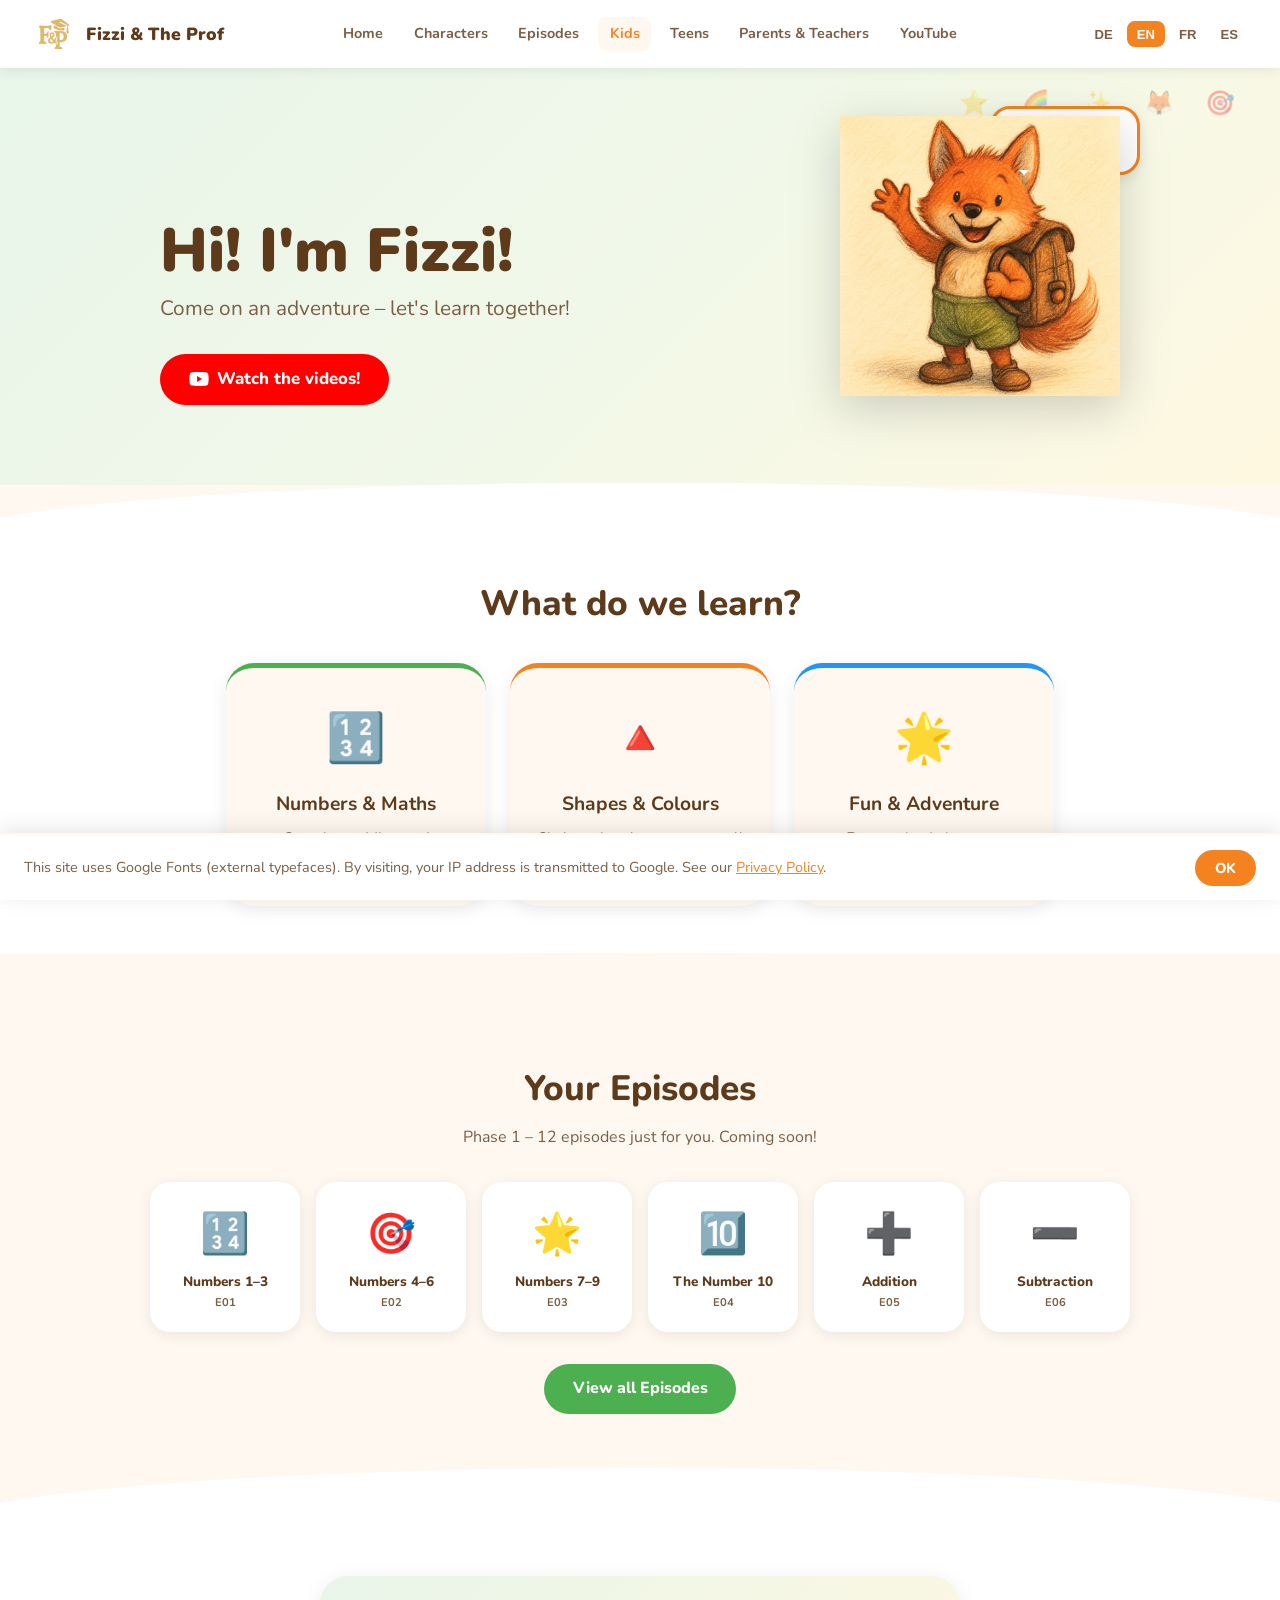
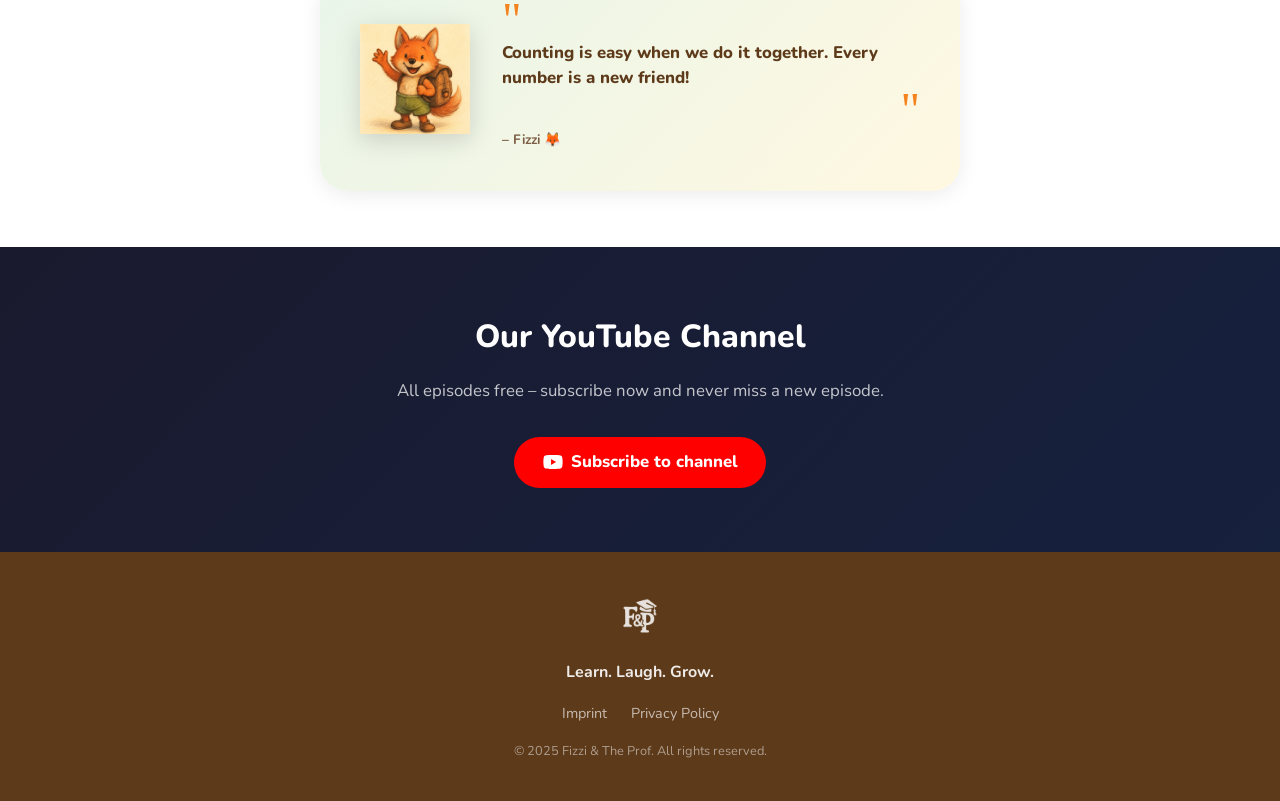
<file: kids.html>
<!DOCTYPE html>
<html lang="en">
<head>
  <meta charset="UTF-8" />
  <meta name="viewport" content="width=device-width, initial-scale=1.0" />
  <meta property="og:type"        content="website" />
  <meta property="og:site_name"   content="Fizzi &amp; The Prof" />
  <meta property="og:title"       content="Kids (Ages 4–7) – Fizzi & The Prof" />
  <meta property="og:description" content="Fun maths adventures for children aged 4–7 with Fizzi and The Prof!" />
  <meta property="og:image"       content="https://www.fizziandtheprof.org/assets/titelbild_en.png" />
  <meta property="og:url"         content="https://www.fizziandtheprof.org/kids.html" />
  <meta name="twitter:card"       content="summary_large_image" />
  <meta name="twitter:title"      content="Kids (Ages 4–7) – Fizzi & The Prof" />
  <meta name="twitter:description" content="Fun maths adventures for children aged 4–7 with Fizzi and The Prof!" />
  <meta name="twitter:image"      content="https://www.fizziandtheprof.org/assets/titelbild_en.png" />
  <title>Fizzi & The Prof – Kids</title>
    <link rel="canonical" href="https://www.fizziandtheprof.org/kids.html" />
  <link rel="icon" href="assets/logo.png" type="image/png" />
  <link rel="preconnect" href="https://fonts.googleapis.com" />
  <link href="https://fonts.googleapis.com/css2?family=Nunito:wght@400;700;800;900&display=swap" rel="stylesheet" />
  <link rel="stylesheet" href="css/style.css" />
  <style>
    /* ── Kids Hero ── */
    .kids-hero {
      background: linear-gradient(135deg, #E8F5E9 0%, #F1F8E9 50%, #FFF8E1 100%);
      padding: 3rem 2rem 5rem;
      position: relative;
      overflow: hidden;
    }
    .kids-hero-inner {
      max-width: 960px;
      margin: 0 auto;
      display: flex;
      align-items: flex-end;
      gap: 2rem;
    }
    .kids-hero-text { flex: 1; }
    .kids-hero-text h1 {
      font-size: clamp(2.2rem, 6vw, 3.8rem);
      color: var(--brown);
      margin-bottom: 0.5rem;
      line-height: 1.1;
    }
    .kids-hero-text p {
      font-size: clamp(1rem, 2.5vw, 1.3rem);
      margin-bottom: 1.75rem;
      max-width: 420px;
    }
    .kids-hero-fizzi {
      flex-shrink: 0;
      width: clamp(160px, 28vw, 280px);
      position: relative;
    }
    .kids-hero-fizzi img {
      width: 100%;
      filter: drop-shadow(0 12px 24px rgba(0,0,0,0.18));
      animation: fizzi-bounce 3s ease-in-out infinite;
    }
    @keyframes fizzi-bounce {
      0%, 100% { transform: translateY(0); }
      50%       { transform: translateY(-12px); }
    }

    /* Speech bubble */
    .speech-bubble {
      position: absolute;
      top: -10px;
      right: -20px;
      background: #fff;
      border: 3px solid var(--orange);
      border-radius: 20px;
      padding: 0.6rem 0.9rem;
      font-size: 0.85rem;
      font-weight: 800;
      color: var(--brown);
      max-width: 150px;
      text-align: center;
      box-shadow: 0 4px 12px rgba(0,0,0,0.1);
    }
    .speech-bubble::after {
      content: '';
      position: absolute;
      bottom: -12px;
      left: 24px;
      border: 6px solid transparent;
      border-top-color: var(--orange);
    }
    .speech-bubble::before {
      content: '';
      position: absolute;
      bottom: -8px;
      left: 26px;
      border: 5px solid transparent;
      border-top-color: #fff;
      z-index: 1;
    }

    /* Decorative dots */
    .kids-hero::before {
      content: '⭐ 🌈 ✨ 🦊 🎯';
      position: absolute;
      top: 1rem;
      right: 2rem;
      font-size: 1.5rem;
      letter-spacing: 0.8rem;
      opacity: 0.35;
    }

    /* Wave divider */
    .wave-top {
      display: block;
      width: 100%;
      height: 60px;
      background: #fff;
      clip-path: ellipse(55% 100% at 50% 100%);
      margin-top: -2px;
    }
    .wave-top.green { background: #4CAF50; }
    .wave-top.cream { background: var(--cream); }
    .wave-top.white { background: #fff; }

    /* ── Topic Bubbles ── */
    .section-topics {
      background: #fff;
      padding: 2rem 2rem 3rem;
      text-align: center;
    }
    .section-topics h2 {
      font-size: clamp(1.5rem, 4vw, 2.2rem);
      margin-bottom: 2rem;
    }
    .topic-bubbles {
      display: flex;
      gap: 1.5rem;
      justify-content: center;
      flex-wrap: wrap;
      max-width: 860px;
      margin: 0 auto;
    }
    .topic-bubble {
      background: var(--cream);
      border-radius: 28px;
      padding: 2rem 1.5rem;
      flex: 1 1 220px;
      max-width: 260px;
      text-align: center;
      box-shadow: 0 4px 18px rgba(0,0,0,0.08);
      transition: transform 0.2s;
    }
    .topic-bubble:hover { transform: scale(1.04); }
    .topic-bubble .bubble-icon { font-size: 3rem; margin-bottom: 0.75rem; }
    .topic-bubble h3 {
      font-size: 1.2rem;
      color: var(--brown);
      margin-bottom: 0.4rem;
    }
    .topic-bubble p { font-size: 0.95rem; }

    .topic-bubble.t1 { border-top: 5px solid var(--green); }
    .topic-bubble.t2 { border-top: 5px solid var(--orange); }
    .topic-bubble.t3 { border-top: 5px solid var(--blue); }

    /* ── Episodes Kids ── */
    .section-kids-episodes {
      background: var(--cream);
      padding: 3rem 2rem 3.5rem;
      text-align: center;
    }
    .section-kids-episodes h2 { font-size: clamp(1.5rem, 4vw, 2.2rem); margin-bottom: 0.5rem; }
    .section-kids-episodes > p { margin-bottom: 2rem; }
    .kids-ep-grid {
      display: flex;
      flex-wrap: wrap;
      gap: 1rem;
      justify-content: center;
      margin-bottom: 2rem;
    }
    .kids-ep-card {
      background: #fff;
      border-radius: 20px;
      padding: 1.25rem 1rem;
      width: 150px;
      text-align: center;
      box-shadow: 0 3px 14px rgba(0,0,0,0.08);
      transition: transform 0.2s;
    }
    .kids-ep-card:hover { transform: translateY(-4px); }
    .kids-ep-card .ep-icon-big { font-size: 2.5rem; margin-bottom: 0.4rem; }
    .kids-ep-card .ep-label {
      font-size: 0.85rem;
      font-weight: 800;
      color: var(--brown);
      line-height: 1.3;
    }
    .kids-ep-card .ep-num-small {
      font-size: 0.7rem;
      color: var(--muted);
      font-weight: 700;
      margin-top: 0.25rem;
    }

    /* ── Fizzi Says ── */
    .section-fizzi-says {
      background: #fff;
      padding: 3rem 2rem 3.5rem;
      text-align: center;
    }
    .fizzi-says-inner {
      max-width: 640px;
      margin: 0 auto;
      display: flex;
      align-items: center;
      gap: 2rem;
      background: linear-gradient(135deg, #E8F5E9, #FFF8E1);
      border-radius: 28px;
      padding: 2rem 2.5rem;
      box-shadow: 0 4px 20px rgba(0,0,0,0.08);
    }
    .fizzi-says-img { width: 110px; flex-shrink: 0; }
    .fizzi-says-img img {
      width: 100%;
      filter: drop-shadow(0 6px 12px rgba(0,0,0,0.15));
    }
    .fizzi-says-text { text-align: left; }
    .fizzi-says-text .quote-mark {
      font-size: 3rem;
      line-height: 0.5;
      color: var(--orange);
      font-family: Georgia, serif;
    }
    .fizzi-says-text p {
      font-size: 1.05rem;
      font-weight: 800;
      color: var(--brown);
      line-height: 1.5;
      margin: 0.5rem 0;
    }
    .fizzi-says-text .quote-name {
      font-size: 0.85rem;
      color: var(--muted);
      font-weight: 700;
    }

    @media (max-width: 640px) {
      .kids-hero-inner { flex-direction: column; align-items: center; text-align: center; }
      .kids-hero-text p { max-width: 100%; }
      .kids-hero-fizzi { width: 180px; }
      .speech-bubble { right: -10px; top: -20px; font-size: 0.75rem; max-width: 130px; }
      .fizzi-says-inner { flex-direction: column; text-align: center; }
      .fizzi-says-text { text-align: center; }
    }
  </style>
  <script src="js/nav-transition.js" defer></script>
</head>
<body>

  <header>
    <a href="index.html" class="header-logo">
      <img src="assets/logo.png" alt="Fizzi & The Prof Logo" />
      <span>Fizzi &amp; The Prof</span>
    </a>
    <nav>
      <a href="index.html"      data-i18n="nav_home">Home</a>
      <a href="characters.html" data-i18n="nav_characters">Characters</a>
      <a href="episodes.html"   data-i18n="nav_episodes">Episodes</a>
      <a href="kids.html" class="active" data-i18n="nav_kids">Kids</a>
      <a href="teens.html"      data-i18n="nav_teens">Teens</a>
      <a href="adults.html"     data-i18n="nav_adults">Parents & Teachers</a>
      <a href="https://www.youtube.com/channel/UC45PkbEf7DyNYmbeOaEzitA" target="_blank" rel="noopener" data-i18n="nav_youtube">YouTube</a>
    </nav>
    <div class="lang-switcher">
      <button class="lang-btn" data-lang="de">DE</button>
      <button class="lang-btn" data-lang="en">EN</button>
      <button class="lang-btn" data-lang="fr">FR</button>
      <button class="lang-btn" data-lang="es">ES</button>
    </div>
    <button class="hamburger" id="hamburger" aria-label="Menu" aria-expanded="false"><span></span><span></span><span></span></button>
  </header>
  <main>

  <!-- ── Hero ── -->
  <section class="kids-hero">
    <div class="kids-hero-inner">
      <div class="kids-hero-text">
        <h1 data-i18n="kids_hero">Hi! I'm Fizzi!</h1>
        <p data-i18n="kids_sub">Come on an adventure – let's learn together!</p>
        <a href="https://www.youtube.com/channel/UC45PkbEf7DyNYmbeOaEzitA" target="_blank" rel="noopener" class="btn btn-youtube">
          <svg width="20" height="14" viewBox="0 0 22 16" fill="none" aria-hidden="true">
            <path d="M21.54 2.5A2.76 2.76 0 0 0 19.6.53C17.93 0 11 0 11 0S4.07 0 2.4.53A2.76 2.76 0 0 0 .46 2.5 29 29 0 0 0 0 8a29 29 0 0 0 .46 5.5A2.76 2.76 0 0 0 2.4 15.47C4.07 16 11 16 11 16s6.93 0 8.6-.53a2.76 2.76 0 0 0 1.94-1.97A29 29 0 0 0 22 8a29 29 0 0 0-.46-5.5Z" fill="#fff"/>
            <path d="M8.75 11.43V4.57L14.5 8l-5.75 3.43Z" fill="#FF0000"/>
          </svg>
          <span data-i18n="kids_cta">Watch the videos!</span>
        </a>
      </div>
      <div class="kids-hero-fizzi">
        <div class="speech-bubble" data-i18n="kids_bubble">Let's count together! 🐾</div>
        <img src="assets/characters/fizzi.png" alt="Fizzi" />
      </div>
    </div>
  </section>
  <div class="wave-top white"></div>

  <!-- ── Topic Bubbles ── -->
  <section class="section-topics">
    <h2 data-i18n="kids_fun_title">What do we learn?</h2>
    <div class="topic-bubbles">
      <div class="topic-bubble t1">
        <div class="bubble-icon">🔢</div>
        <h3 data-i18n="kids_fun_1_title">Numbers & Maths</h3>
        <p data-i18n="kids_fun_1_desc">Counting, adding and subtracting – step by step!</p>
      </div>
      <div class="topic-bubble t2">
        <div class="bubble-icon">🔺</div>
        <h3 data-i18n="kids_fun_2_title">Shapes & Colours</h3>
        <p data-i18n="kids_fun_2_desc">Circles, triangles, squares – all around us!</p>
      </div>
      <div class="topic-bubble t3">
        <div class="bubble-icon">🌟</div>
        <h3 data-i18n="kids_fun_3_title">Fun & Adventure</h3>
        <p data-i18n="kids_fun_3_desc">Every episode is a new adventure with Fizzi and Pico!</p>
      </div>
    </div>
  </section>
  <div class="wave-top cream"></div>

  <!-- ── Episodes for Kids ── -->
  <section class="section-kids-episodes">
    <h2 data-i18n="kids_ep_title">Your Episodes</h2>
    <p data-i18n="kids_ep_sub">Phase 1 – 12 episodes just for you. Coming soon!</p>
    <div class="kids-ep-grid">
      <div class="kids-ep-card"><div class="ep-icon-big">🔢</div><div class="ep-label" data-i18n="ep_prev_01">Numbers 1–3</div><div class="ep-num-small">E01</div></div>
      <div class="kids-ep-card"><div class="ep-icon-big">🎯</div><div class="ep-label" data-i18n="ep_prev_02">Numbers 4–6</div><div class="ep-num-small">E02</div></div>
      <div class="kids-ep-card"><div class="ep-icon-big">🌟</div><div class="ep-label" data-i18n="ep_prev_03">Numbers 7–9</div><div class="ep-num-small">E03</div></div>
      <div class="kids-ep-card"><div class="ep-icon-big">🔟</div><div class="ep-label" data-i18n="ep_prev_04">The Number 10</div><div class="ep-num-small">E04</div></div>
      <div class="kids-ep-card"><div class="ep-icon-big">➕</div><div class="ep-label" data-i18n="ep_prev_05">Addition</div><div class="ep-num-small">E05</div></div>
      <div class="kids-ep-card"><div class="ep-icon-big">➖</div><div class="ep-label" data-i18n="ep_prev_06">Subtraction</div><div class="ep-num-small">E06</div></div>
    </div>
    <a href="episodes.html" class="btn btn-green" data-i18n="home_ep_btn">View all Episodes</a>
  </section>
  <div class="wave-top white"></div>

  <!-- ── Fizzi Says ── -->
  <section class="section-fizzi-says">
    <div class="fizzi-says-inner">
      <div class="fizzi-says-img">
        <img src="assets/characters/fizzi.png" alt="Fizzi" />
      </div>
      <div class="fizzi-says-text">
        <div class="quote-mark">"</div>
        <p data-i18n="kids_fizzi_quote">Counting is easy when we do it together. Every number is a new friend!</p>
        <div class="quote-mark" style="text-align:right">"</div>
        <p class="quote-name">– Fizzi 🦊</p>
      </div>
    </div>
  </section>

  <section class="section-youtube">
    <h2 data-i18n="youtube_section">Our YouTube Channel</h2>
    <p data-i18n="youtube_desc">All episodes free – subscribe now and never miss a new episode.</p>
    <a href="https://www.youtube.com/channel/UC45PkbEf7DyNYmbeOaEzitA" target="_blank" rel="noopener" class="btn btn-youtube">
      <svg width="20" height="14" viewBox="0 0 22 16" fill="none" aria-hidden="true">
        <path d="M21.54 2.5A2.76 2.76 0 0 0 19.6.53C17.93 0 11 0 11 0S4.07 0 2.4.53A2.76 2.76 0 0 0 .46 2.5 29 29 0 0 0 0 8a29 29 0 0 0 .46 5.5A2.76 2.76 0 0 0 2.4 15.47C4.07 16 11 16 11 16s6.93 0 8.6-.53a2.76 2.76 0 0 0 1.94-1.97A29 29 0 0 0 22 8a29 29 0 0 0-.46-5.5Z" fill="#fff"/>
        <path d="M8.75 11.43V4.57L14.5 8l-5.75 3.43Z" fill="#FF0000"/>
      </svg>
      <span data-i18n="youtube_btn">Subscribe to channel</span>
    </a>
  </section>
  </main>

  <footer>
    <img src="assets/logo.png" alt="F&P Logo" class="footer-logo" />
    <p class="footer-tagline" data-i18n="footer_tagline">Learn. Laugh. Grow.</p>
    <div class="footer-links">
      <a href="imprint.html" data-i18n="footer_imprint">Imprint</a>
      <a href="privacy.html" data-i18n="footer_privacy">Privacy Policy</a>
    </div>
    <p class="footer-copy" data-i18n="footer_copyright">© 2025 Fizzi & The Prof. All rights reserved.</p>
  </footer>

  <script src="js/i18n.js"></script>
  <script>initI18n();</script>
  <script src="js/main.js"></script>
</body>
</html>
</file>
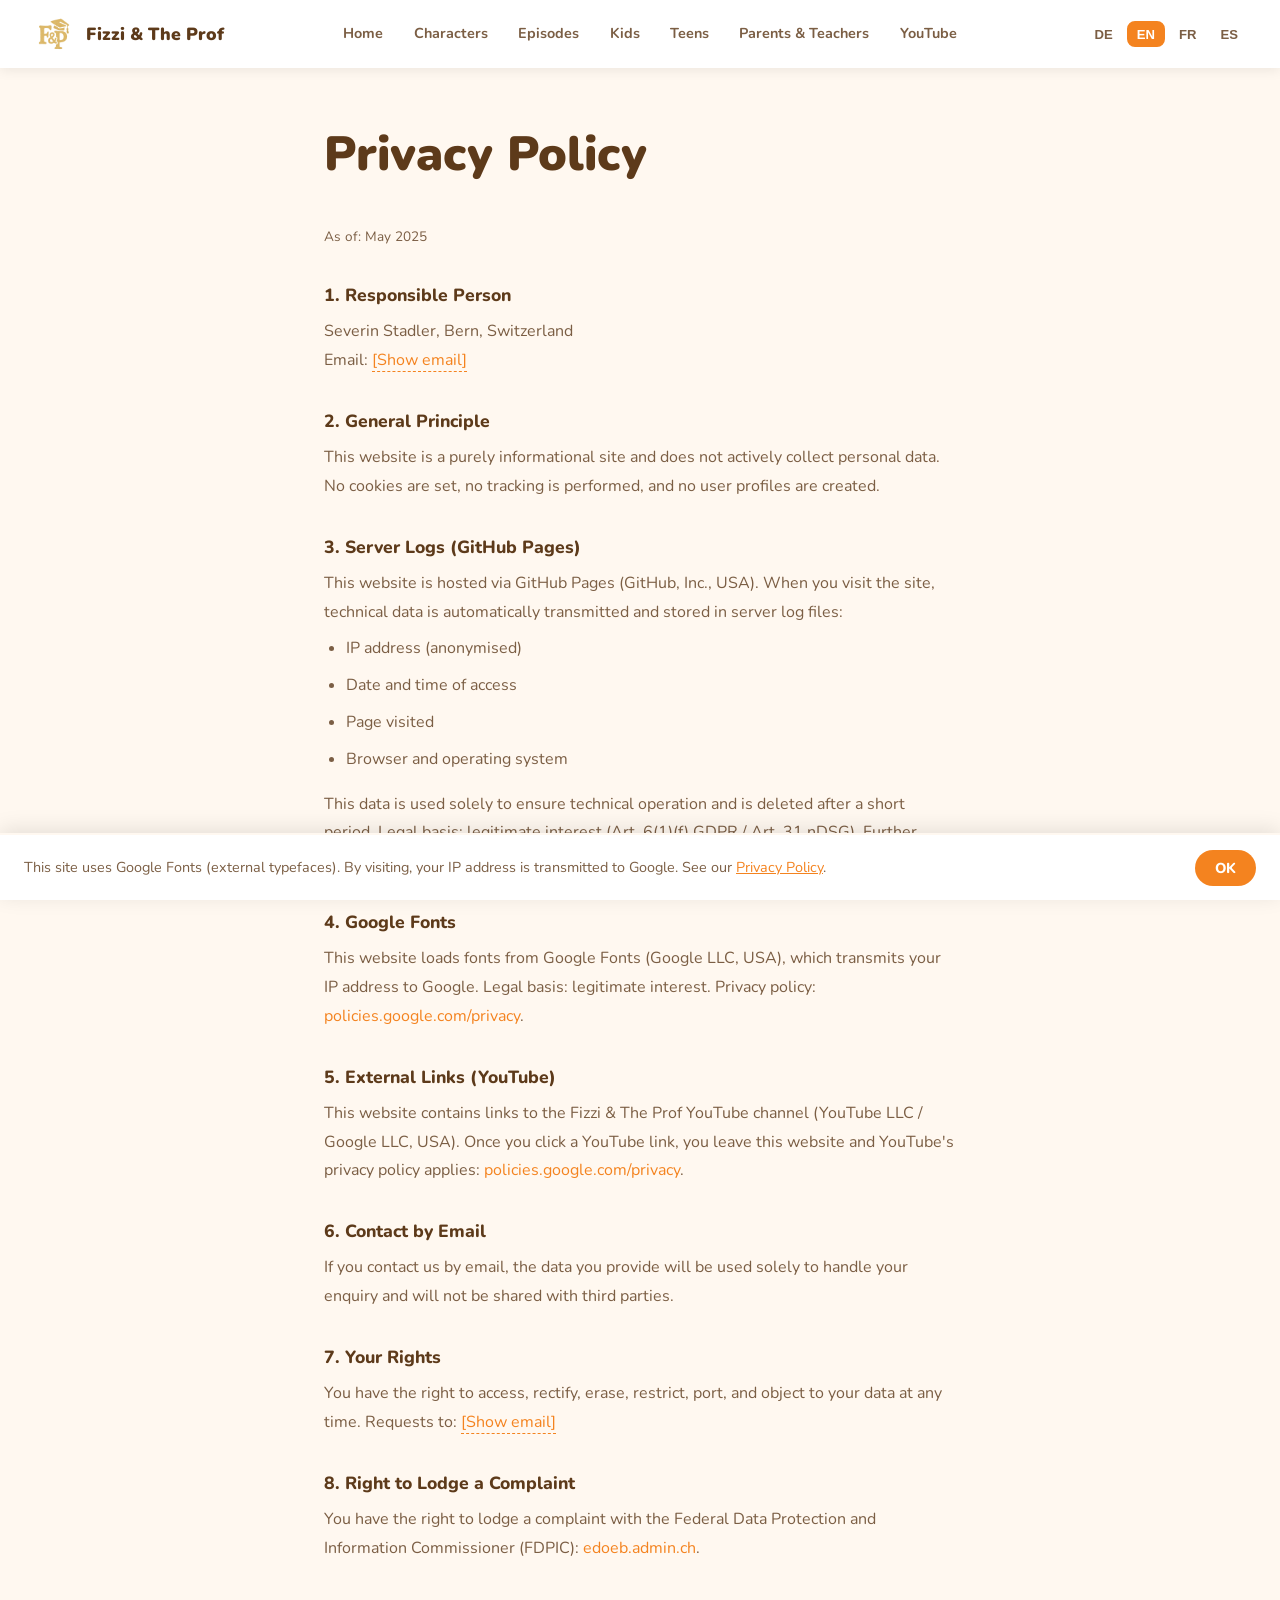
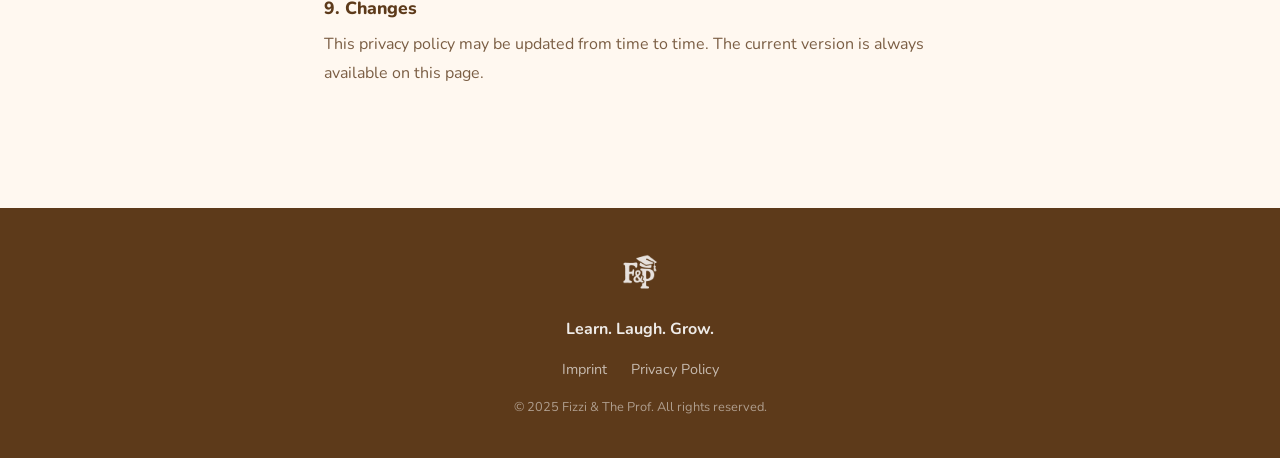
<file: privacy.html>
<!DOCTYPE html>
<html lang="de">
<head>
  <meta charset="UTF-8" />
  <meta name="viewport" content="width=device-width, initial-scale=1.0" />
  <meta property="og:type"        content="website" />
  <meta property="og:site_name"   content="Fizzi &amp; The Prof" />
  <meta property="og:title"       content="Privacy Policy – Fizzi & The Prof" />
  <meta property="og:description" content="Privacy policy for the Fizzi & The Prof website." />
  <meta property="og:image"       content="https://www.fizziandtheprof.org/assets/titelbild_en.png" />
  <meta property="og:url"         content="https://www.fizziandtheprof.org/privacy.html" />
  <meta name="twitter:card"       content="summary_large_image" />
  <meta name="twitter:title"      content="Privacy Policy – Fizzi & The Prof" />
  <meta name="twitter:description" content="Privacy policy for the Fizzi & The Prof website." />
  <meta name="twitter:image"      content="https://www.fizziandtheprof.org/assets/titelbild_en.png" />
  <title>Fizzi & The Prof – Privacy Policy</title>
    <link rel="canonical" href="https://www.fizziandtheprof.org/privacy.html" />
  <link rel="icon" href="assets/logo.png" type="image/png" />
  <link rel="preconnect" href="https://fonts.googleapis.com" />
  <link href="https://fonts.googleapis.com/css2?family=Nunito:wght@400;700;800;900&display=swap" rel="stylesheet" />
  <link rel="stylesheet" href="css/style.css" />
  <style>
    .privacy-box {
      max-width: 680px;
      margin: 3rem auto;
      padding: 0 1.5rem 4rem;
    }
    .privacy-box h1 { margin-bottom: 2rem; }
    .privacy-box h2 {
      font-size: 1.1rem;
      margin: 2rem 0 0.5rem;
      color: var(--brown);
    }
    .privacy-box p, .privacy-box li {
      color: var(--muted);
      line-height: 1.8;
      margin-bottom: 0.5rem;
    }
    .privacy-box ul { padding-left: 1.4rem; margin-bottom: 1rem; }
    .privacy-box a { color: var(--orange); text-decoration: none; }
    .privacy-box a:hover { text-decoration: underline; }
    .privacy-date { font-size: 0.85rem; color: var(--muted); margin-bottom: 2.5rem; }
    .email-protected {
      cursor: pointer;
      color: var(--orange);
      border-bottom: 1px dashed var(--orange);
    }
    [data-lang-block] { display: none; }
    [data-lang-block].active { display: block; }
  </style>
  <script src="js/nav-transition.js" defer></script>
</head>
<body>

  <header>
    <a href="index.html" class="header-logo">
      <img src="assets/logo.png" alt="Fizzi & The Prof Logo" />
      <span>Fizzi &amp; The Prof</span>
    </a>
    <nav>
      <a href="index.html" data-i18n="nav_home">Home</a>
      <a href="characters.html" data-i18n="nav_characters">Characters</a>
      <a href="episodes.html" data-i18n="nav_episodes">Episodes</a>
      <a href="kids.html"  data-i18n="nav_kids">Kids</a>
      <a href="teens.html" data-i18n="nav_teens">Teens</a>
      <a href="adults.html" data-i18n="nav_adults">Parents & Teachers</a>
      <a href="https://www.youtube.com/channel/UC45PkbEf7DyNYmbeOaEzitA" target="_blank" rel="noopener" data-i18n="nav_youtube">YouTube</a>
    </nav>
    <div class="lang-switcher">
      <button class="lang-btn" data-lang="de">DE</button>
      <button class="lang-btn" data-lang="en">EN</button>
      <button class="lang-btn" data-lang="fr">FR</button>
      <button class="lang-btn" data-lang="es">ES</button>
    </div>
    <button class="hamburger" id="hamburger" aria-label="Menu" aria-expanded="false"><span></span><span></span><span></span></button>
  </header>
  <main>

  <!-- ── DEUTSCH ── -->
  <div class="privacy-box" data-lang-block="de">
    <h1>Datenschutzerklärung</h1>
    <p class="privacy-date">Stand: Mai 2025</p>

    <h2>1. Verantwortliche Person</h2>
    <p>Severin Stadler, Bern, Schweiz<br />
    E-Mail: <span class="email-protected" onclick="revealEmail(this)" title="Klicken zum Anzeigen">[E-Mail anzeigen]</span></p>

    <h2>2. Grundsatz</h2>
    <p>Diese Website ist eine reine Informationsseite und erhebt keine personenbezogenen Daten aktiv. Es werden keine Cookies gesetzt, kein Tracking durchgeführt und keine Nutzerprofile erstellt.</p>

    <h2>3. Server-Logs (GitHub Pages)</h2>
    <p>Diese Website wird über GitHub Pages (GitHub, Inc., USA) gehostet. Beim Aufruf der Seite werden automatisch technische Daten übertragen und in Server-Logfiles gespeichert:</p>
    <ul>
      <li>IP-Adresse (anonymisiert)</li>
      <li>Datum und Uhrzeit des Zugriffs</li>
      <li>Aufgerufene Seite</li>
      <li>Browser und Betriebssystem</li>
    </ul>
    <p>Diese Daten werden ausschliesslich zur technischen Sicherstellung des Betriebs verwendet und nach kurzer Zeit gelöscht. Rechtsgrundlage: berechtigtes Interesse (Art. 6 Abs. 1 lit. f DSGVO / Art. 31 nDSG). Weitere Informationen: <a href="https://docs.github.com/en/pages/getting-started-with-github-pages/about-github-pages#data-collection" target="_blank" rel="noopener">GitHub Pages Datenschutz</a>.</p>

    <h2>4. Google Fonts</h2>
    <p>Diese Website lädt Schriftarten von Google Fonts (Google LLC, USA). Dabei wird die IP-Adresse des Besuchers an Google übertragen. Rechtsgrundlage: berechtigtes Interesse. Datenschutzerklärung: <a href="https://policies.google.com/privacy" target="_blank" rel="noopener">policies.google.com/privacy</a>.</p>

    <h2>5. Externe Links (YouTube)</h2>
    <p>Diese Website enthält Links zum YouTube-Kanal von Fizzi & The Prof (YouTube LLC / Google LLC, USA). Sobald du auf einen YouTube-Link klickst, verlässt du diese Website. Es gelten dann die Datenschutzbestimmungen von YouTube: <a href="https://policies.google.com/privacy" target="_blank" rel="noopener">policies.google.com/privacy</a>.</p>

    <h2>6. Kontaktaufnahme per E-Mail</h2>
    <p>Wenn du uns per E-Mail kontaktierst, werden die übermittelten Daten ausschliesslich zur Bearbeitung deiner Anfrage verwendet und nicht an Dritte weitergegeben.</p>

    <h2>7. Deine Rechte</h2>
    <p>Du hast jederzeit das Recht auf Auskunft, Berichtigung, Löschung, Einschränkung, Datenübertragbarkeit und Widerspruch. Anfragen an: <span class="email-protected" onclick="revealEmail(this)" title="Klicken zum Anzeigen">[E-Mail anzeigen]</span></p>

    <h2>8. Beschwerderecht</h2>
    <p>Du hast das Recht, dich beim Eidgenössischen Datenschutz- und Öffentlichkeitsbeauftragten (EDÖB) zu beschweren: <a href="https://www.edoeb.admin.ch" target="_blank" rel="noopener">edoeb.admin.ch</a>.</p>

    <h2>9. Änderungen</h2>
    <p>Diese Datenschutzerklärung kann bei Bedarf angepasst werden. Die jeweils aktuelle Version ist auf dieser Seite abrufbar.</p>
  </div>

  <!-- ── ENGLISH ── -->
  <div class="privacy-box" data-lang-block="en">
    <h1>Privacy Policy</h1>
    <p class="privacy-date">As of: May 2025</p>

    <h2>1. Responsible Person</h2>
    <p>Severin Stadler, Bern, Switzerland<br />
    Email: <span class="email-protected" onclick="revealEmail(this)" title="Click to reveal">[Show email]</span></p>

    <h2>2. General Principle</h2>
    <p>This website is a purely informational site and does not actively collect personal data. No cookies are set, no tracking is performed, and no user profiles are created.</p>

    <h2>3. Server Logs (GitHub Pages)</h2>
    <p>This website is hosted via GitHub Pages (GitHub, Inc., USA). When you visit the site, technical data is automatically transmitted and stored in server log files:</p>
    <ul>
      <li>IP address (anonymised)</li>
      <li>Date and time of access</li>
      <li>Page visited</li>
      <li>Browser and operating system</li>
    </ul>
    <p>This data is used solely to ensure technical operation and is deleted after a short period. Legal basis: legitimate interest (Art. 6(1)(f) GDPR / Art. 31 nDSG). Further information: <a href="https://docs.github.com/en/pages/getting-started-with-github-pages/about-github-pages#data-collection" target="_blank" rel="noopener">GitHub Pages Privacy</a>.</p>

    <h2>4. Google Fonts</h2>
    <p>This website loads fonts from Google Fonts (Google LLC, USA), which transmits your IP address to Google. Legal basis: legitimate interest. Privacy policy: <a href="https://policies.google.com/privacy" target="_blank" rel="noopener">policies.google.com/privacy</a>.</p>

    <h2>5. External Links (YouTube)</h2>
    <p>This website contains links to the Fizzi & The Prof YouTube channel (YouTube LLC / Google LLC, USA). Once you click a YouTube link, you leave this website and YouTube's privacy policy applies: <a href="https://policies.google.com/privacy" target="_blank" rel="noopener">policies.google.com/privacy</a>.</p>

    <h2>6. Contact by Email</h2>
    <p>If you contact us by email, the data you provide will be used solely to handle your enquiry and will not be shared with third parties.</p>

    <h2>7. Your Rights</h2>
    <p>You have the right to access, rectify, erase, restrict, port, and object to your data at any time. Requests to: <span class="email-protected" onclick="revealEmail(this)" title="Click to reveal">[Show email]</span></p>

    <h2>8. Right to Lodge a Complaint</h2>
    <p>You have the right to lodge a complaint with the Federal Data Protection and Information Commissioner (FDPIC): <a href="https://www.edoeb.admin.ch" target="_blank" rel="noopener">edoeb.admin.ch</a>.</p>

    <h2>9. Changes</h2>
    <p>This privacy policy may be updated from time to time. The current version is always available on this page.</p>
  </div>

  <!-- ── FRANÇAIS ── -->
  <div class="privacy-box" data-lang-block="fr">
    <h1>Politique de confidentialité</h1>
    <p class="privacy-date">En vigueur : mai 2025</p>

    <h2>1. Responsable du traitement</h2>
    <p>Severin Stadler, Berne, Suisse<br />
    E-mail : <span class="email-protected" onclick="revealEmail(this)" title="Cliquer pour afficher">[Afficher l'e-mail]</span></p>

    <h2>2. Principe général</h2>
    <p>Ce site web est un site purement informatif et ne collecte pas activement de données personnelles. Aucun cookie n'est déposé, aucun suivi n'est effectué et aucun profil d'utilisateur n'est créé.</p>

    <h2>3. Journaux de serveur (GitHub Pages)</h2>
    <p>Ce site est hébergé via GitHub Pages (GitHub, Inc., États-Unis). Lors de la visite, des données techniques sont automatiquement transmises et enregistrées dans les fichiers journaux :</p>
    <ul>
      <li>Adresse IP (anonymisée)</li>
      <li>Date et heure d'accès</li>
      <li>Page visitée</li>
      <li>Navigateur et système d'exploitation</li>
    </ul>
    <p>Ces données sont utilisées uniquement pour assurer le fonctionnement technique et sont supprimées après une courte période. Base juridique : intérêt légitime (Art. 6(1)(f) RGPD / Art. 31 nDSG). Plus d'informations : <a href="https://docs.github.com/en/pages/getting-started-with-github-pages/about-github-pages#data-collection" target="_blank" rel="noopener">GitHub Pages Privacy</a>.</p>

    <h2>4. Google Fonts</h2>
    <p>Ce site charge des polices depuis Google Fonts (Google LLC, États-Unis), ce qui transmet votre adresse IP à Google. Base juridique : intérêt légitime. Politique de confidentialité : <a href="https://policies.google.com/privacy" target="_blank" rel="noopener">policies.google.com/privacy</a>.</p>

    <h2>5. Liens externes (YouTube)</h2>
    <p>Ce site contient des liens vers la chaîne YouTube Fizzi &amp; The Prof (YouTube LLC / Google LLC, États-Unis). En cliquant sur un lien YouTube, vous quittez ce site et la politique de confidentialité de YouTube s'applique : <a href="https://policies.google.com/privacy" target="_blank" rel="noopener">policies.google.com/privacy</a>.</p>

    <h2>6. Contact par e-mail</h2>
    <p>Si vous nous contactez par e-mail, les données fournies seront utilisées uniquement pour traiter votre demande et ne seront pas transmises à des tiers.</p>

    <h2>7. Vos droits</h2>
    <p>Vous avez le droit d'accéder, de rectifier, d'effacer, de limiter, de transférer et de vous opposer au traitement de vos données à tout moment. Demandes à : <span class="email-protected" onclick="revealEmail(this)" title="Cliquer pour afficher">[Afficher l'e-mail]</span></p>

    <h2>8. Droit de réclamation</h2>
    <p>Vous avez le droit de déposer une plainte auprès du Préposé fédéral à la protection des données et à la transparence (PFPDT) : <a href="https://www.edoeb.admin.ch" target="_blank" rel="noopener">edoeb.admin.ch</a>.</p>

    <h2>9. Modifications</h2>
    <p>Cette politique de confidentialité peut être mise à jour. La version actuelle est toujours disponible sur cette page.</p>
  </div>

  <!-- ── ESPAÑOL ── -->
  <div class="privacy-box" data-lang-block="es">
    <h1>Política de privacidad</h1>
    <p class="privacy-date">En vigor: mayo de 2025</p>

    <h2>1. Responsable del tratamiento</h2>
    <p>Severin Stadler, Berna, Suiza<br />
    Correo electrónico: <span class="email-protected" onclick="revealEmail(this)" title="Haga clic para mostrar">[Mostrar correo]</span></p>

    <h2>2. Principio general</h2>
    <p>Este sitio web es puramente informativo y no recopila activamente datos personales. No se establecen cookies, no se realiza ningún seguimiento y no se crean perfiles de usuario.</p>

    <h2>3. Registros del servidor (GitHub Pages)</h2>
    <p>Este sitio está alojado en GitHub Pages (GitHub, Inc., EE.UU.). Al visitar el sitio, los datos técnicos se transmiten automáticamente y se almacenan en archivos de registro:</p>
    <ul>
      <li>Dirección IP (anonimizada)</li>
      <li>Fecha y hora de acceso</li>
      <li>Página visitada</li>
      <li>Navegador y sistema operativo</li>
    </ul>
    <p>Estos datos se utilizan únicamente para garantizar el funcionamiento técnico y se eliminan tras un breve período. Base legal: interés legítimo (Art. 6(1)(f) RGPD / Art. 31 nDSG). Más información: <a href="https://docs.github.com/en/pages/getting-started-with-github-pages/about-github-pages#data-collection" target="_blank" rel="noopener">GitHub Pages Privacy</a>.</p>

    <h2>4. Google Fonts</h2>
    <p>Este sitio carga fuentes de Google Fonts (Google LLC, EE.UU.), lo que transmite su dirección IP a Google. Base legal: interés legítimo. Política de privacidad: <a href="https://policies.google.com/privacy" target="_blank" rel="noopener">policies.google.com/privacy</a>.</p>

    <h2>5. Enlaces externos (YouTube)</h2>
    <p>Este sitio contiene enlaces al canal de YouTube de Fizzi &amp; The Prof (YouTube LLC / Google LLC, EE.UU.). Al hacer clic en un enlace de YouTube, abandona este sitio y se aplica la política de privacidad de YouTube: <a href="https://policies.google.com/privacy" target="_blank" rel="noopener">policies.google.com/privacy</a>.</p>

    <h2>6. Contacto por correo electrónico</h2>
    <p>Si nos contacta por correo electrónico, los datos proporcionados se utilizarán únicamente para gestionar su consulta y no se compartirán con terceros.</p>

    <h2>7. Sus derechos</h2>
    <p>Tiene derecho a acceder, rectificar, suprimir, limitar, portar y oponerse al tratamiento de sus datos en cualquier momento. Solicitudes a: <span class="email-protected" onclick="revealEmail(this)" title="Haga clic para mostrar">[Mostrar correo]</span></p>

    <h2>8. Derecho de reclamación</h2>
    <p>Tiene derecho a presentar una reclamación ante el Comisionado Federal de Protección de Datos e Información (FDPIC): <a href="https://www.edoeb.admin.ch" target="_blank" rel="noopener">edoeb.admin.ch</a>.</p>

    <h2>9. Cambios</h2>
    <p>Esta política de privacidad puede actualizarse. La versión actual siempre está disponible en esta página.</p>
  </div>
  </main>

  <footer>
    <img src="assets/logo.png" alt="F&P Logo" class="footer-logo" />
    <p class="footer-tagline" data-i18n="footer_tagline">Learn. Laugh. Grow.</p>
    <div class="footer-links">
      <a href="imprint.html" data-i18n="footer_imprint">Imprint</a>
      <a href="privacy.html" data-i18n="footer_privacy">Privacy Policy</a>
    </div>
    <p class="footer-copy" data-i18n="footer_copyright">© 2025 Fizzi & The Prof. All rights reserved.</p>
  </footer>

  <script src="js/i18n.js"></script>
  <script>
    function _e() { return ['severin23','stadler'].join('') + '@' + ['gmail','com'].join('.'); }
    function revealEmail(el) {
      el.innerHTML = '<a href="mailto:' + _e() + '">' + _e() + '</a>';
      el.onclick = null;
      el.style.borderBottom = 'none';
    }

    function showLangBlock(lang) {
      document.querySelectorAll('[data-lang-block]').forEach(el => {
        el.classList.toggle('active', el.dataset.langBlock === lang);
      });
    }

    // Hook into i18n lang changes
    const _origSetLang = setLang;
    window.setLang = function(lang) {
      _origSetLang(lang);
      showLangBlock(lang);
    };

    initI18n();
    showLangBlock(detectLang());
  </script>
  <script src="js/main.js"></script>
</body>
</html>
</file>
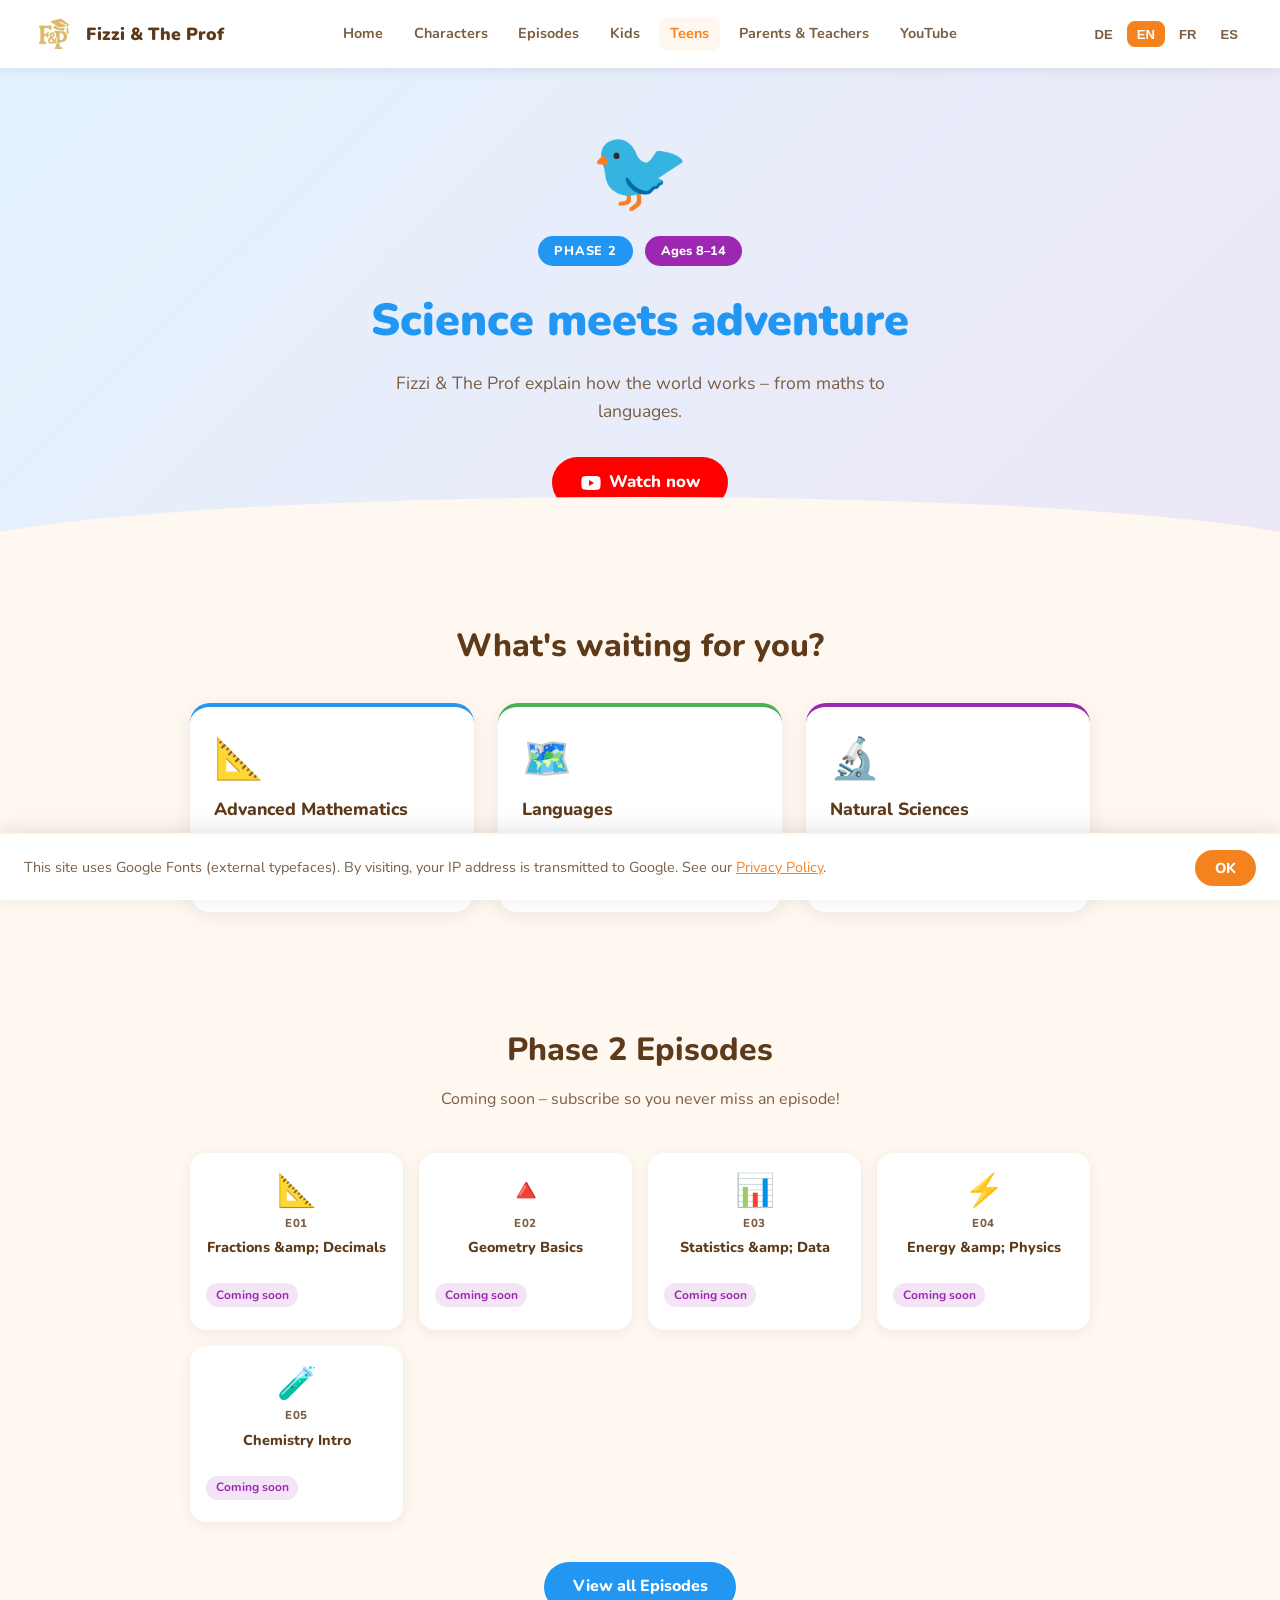
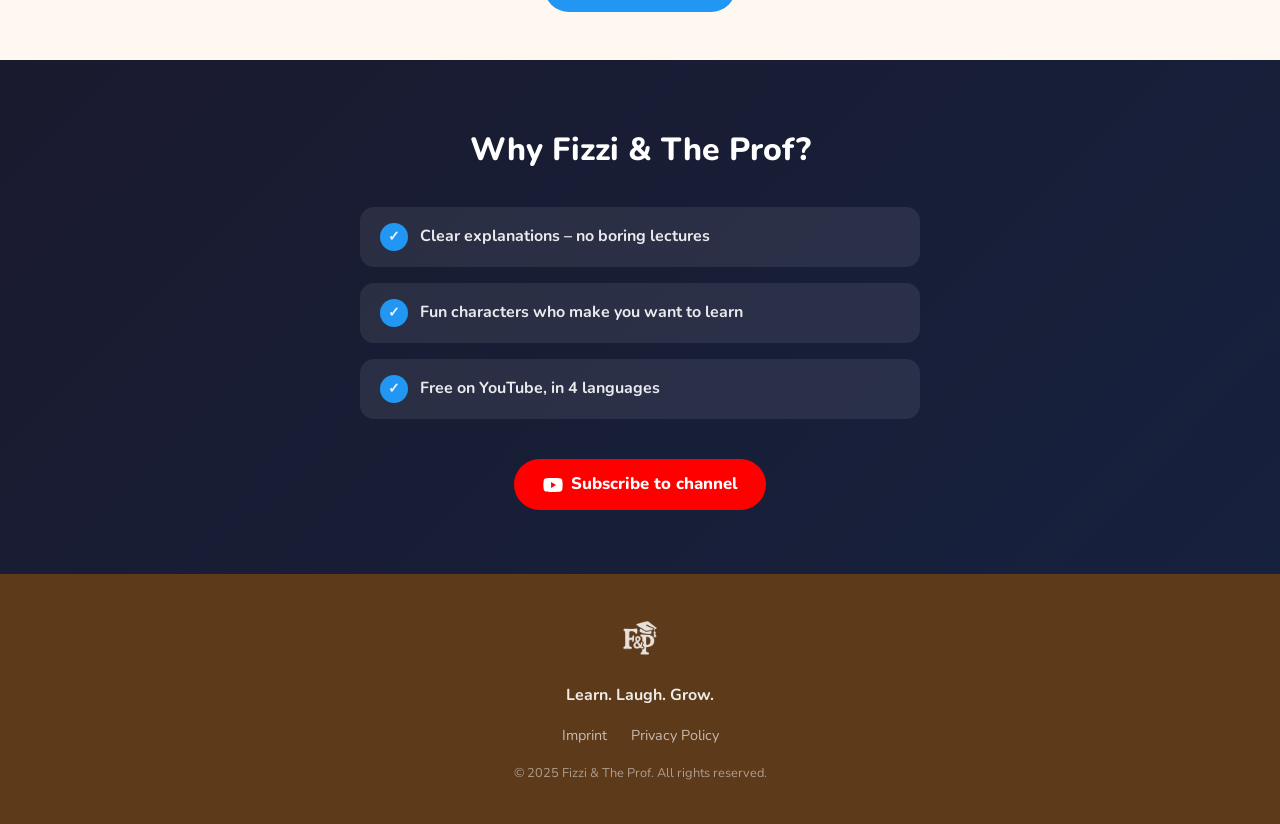
<file: teens.html>
<!DOCTYPE html>
<html lang="en">
<head>
  <meta charset="UTF-8" />
  <meta name="viewport" content="width=device-width, initial-scale=1.0" />
  <meta property="og:type"        content="website" />
  <meta property="og:site_name"   content="Fizzi &amp; The Prof" />
  <meta property="og:title"       content="Teens (Ages 8–14) – Fizzi &amp; The Prof" />
  <meta property="og:description" content="Exciting science and maths topics for children aged 8–14 – explained with a smile." />
  <meta property="og:image"       content="https://www.fizziandtheprof.org/assets/titelbild_en.png" />
  <meta property="og:url"         content="https://www.fizziandtheprof.org/teens.html" />
  <meta name="twitter:card"       content="summary_large_image" />
  <meta name="twitter:title"      content="Teens (Ages 8–14) – Fizzi &amp; The Prof" />
  <meta name="twitter:description" content="Exciting science and maths topics for children aged 8–14 – explained with a smile." />
  <meta name="twitter:image"      content="https://www.fizziandtheprof.org/assets/titelbild_en.png" />
  <title>Fizzi &amp; The Prof – Teens</title>
    <link rel="canonical" href="https://www.fizziandtheprof.org/teens.html" />
  <link rel="icon" href="assets/logo.png" type="image/png" />
  <link rel="preconnect" href="https://fonts.googleapis.com" />
  <link href="https://fonts.googleapis.com/css2?family=Nunito:wght@400;700;800;900&display=swap" rel="stylesheet" />
  <link rel="stylesheet" href="css/style.css" />
  <style>
    /* ── Hero ── */
    .teens-hero {
      background: linear-gradient(135deg, #E3F2FD 0%, #EDE7F6 100%);
      padding: 4rem 2rem 3rem;
      text-align: center;
      position: relative;
      overflow: hidden;
    }
    .teens-hero .phase-badge {
      display: inline-block;
      background: var(--blue);
      color: #fff;
      font-size: 0.8rem;
      font-weight: 800;
      letter-spacing: 0.06em;
      text-transform: uppercase;
      padding: 0.3rem 1rem;
      border-radius: 50px;
      margin-bottom: 1.2rem;
    }
    .teens-hero .age-badge {
      display: inline-block;
      background: var(--purple);
      color: #fff;
      font-size: 0.8rem;
      font-weight: 800;
      padding: 0.3rem 1rem;
      border-radius: 50px;
      margin-bottom: 1.2rem;
      margin-left: 0.5rem;
    }
    .pico-hero {
      font-size: 5rem;
      line-height: 1;
      animation: fizzi-bounce 3s ease-in-out infinite;
      display: block;
      margin: 0 auto 1.5rem;
    }
    .teens-hero h1 {
      font-size: clamp(1.8rem, 5vw, 2.8rem);
      color: var(--blue);
      margin-bottom: 0.75rem;
    }
    .teens-hero p {
      font-size: 1.1rem;
      color: var(--muted);
      max-width: 540px;
      margin: 0 auto 2rem;
    }

    /* Wave bottom */
    .teens-hero::after {
      content: '';
      display: block;
      position: absolute;
      bottom: -1px;
      left: 0;
      width: 100%;
      height: 60px;
      background: var(--cream);
      clip-path: ellipse(55% 100% at 50% 100%);
    }

    /* ── Topic bubbles ── */
    .topics-section {
      background: var(--cream);
      padding: 4rem 2rem 3rem;
      text-align: center;
    }
    .topics-section h2 { margin-bottom: 2rem; color: var(--brown); }

    .topic-grid {
      display: grid;
      grid-template-columns: repeat(auto-fit, minmax(240px, 1fr));
      gap: 1.5rem;
      max-width: 900px;
      margin: 0 auto;
    }
    .topic-card {
      background: #fff;
      border-radius: 20px;
      padding: 2rem 1.5rem;
      box-shadow: 0 4px 20px rgba(0,0,0,0.07);
      text-align: left;
      transition: transform 0.2s, box-shadow 0.2s;
    }
    .topic-card:hover {
      transform: translateY(-5px);
      box-shadow: 0 10px 30px rgba(0,0,0,0.12);
    }
    .topic-icon { font-size: 2.5rem; line-height: 1; margin-bottom: 1rem; display: block; }
    .topic-card h3 {
      font-size: 1.1rem;
      font-weight: 800;
      color: var(--brown);
      margin-bottom: 0.5rem;
    }
    .topic-card p { color: var(--muted); font-size: 0.95rem; line-height: 1.6; }

    .topic-card.math  { border-top: 4px solid var(--blue); }
    .topic-card.lang  { border-top: 4px solid var(--green); }
    .topic-card.sci   { border-top: 4px solid var(--purple); }

    /* ── Why section ── */
    .why-section {
      background: linear-gradient(135deg, #1a1a2e 0%, #16213e 100%);
      color: #fff;
      padding: 4rem 2rem;
      text-align: center;
    }
    .why-section h2 { color: #fff; margin-bottom: 2rem; }
    .why-list {
      list-style: none;
      padding: 0;
      margin: 0 auto 2.5rem;
      max-width: 560px;
      display: flex;
      flex-direction: column;
      gap: 1rem;
    }
    .why-list li {
      display: flex;
      align-items: center;
      gap: 0.75rem;
      background: rgba(255,255,255,0.08);
      border-radius: 14px;
      padding: 1rem 1.25rem;
      font-size: 1rem;
      font-weight: 700;
      color: rgba(255,255,255,0.9);
      text-align: left;
    }
    .why-list li::before {
      content: '✓';
      width: 28px;
      height: 28px;
      background: var(--blue);
      border-radius: 50%;
      display: flex;
      align-items: center;
      justify-content: center;
      font-size: 0.85rem;
      font-weight: 900;
      flex-shrink: 0;
    }

    /* ── Episodes preview ── */
    .teens-ep-section {
      background: var(--cream);
      padding: 4rem 2rem 3rem;
      text-align: center;
    }
    .teens-ep-section h2 { margin-bottom: 0.75rem; }
    .teens-ep-section > p { color: var(--muted); margin-bottom: 2.5rem; }

    .teens-ep-grid {
      display: grid;
      grid-template-columns: repeat(auto-fill, minmax(180px, 1fr));
      gap: 1rem;
      max-width: 900px;
      margin: 0 auto 2.5rem;
    }
    .teens-ep-card {
      background: #fff;
      border-radius: 16px;
      padding: 1.4rem 1rem;
      box-shadow: 0 3px 14px rgba(0,0,0,0.07);
      display: flex;
      flex-direction: column;
      gap: 0.4rem;
      opacity: 0.75;
    }
    .teens-ep-card .ep-icon { font-size: 2rem; line-height: 1; }
    .teens-ep-card .ep-num  { font-size: 0.72rem; font-weight: 800; color: var(--muted); letter-spacing: 0.05em; }
    .teens-ep-card .ep-title { font-size: 0.9rem; font-weight: 800; color: var(--brown); line-height: 1.3; min-height: 2.4rem; }
    .teens-ep-card .ep-coming {
      font-size: 0.75rem;
      font-weight: 700;
      color: var(--purple);
      background: #F3E5F5;
      border-radius: 20px;
      padding: 0.15rem 0.6rem;
      width: fit-content;
      margin-top: auto;
    }
  </style>
  <script src="js/nav-transition.js" defer></script>
</head>
<body>

  <header>
    <a href="index.html" class="header-logo">
      <img src="assets/logo.png" alt="Fizzi & The Prof Logo" />
      <span>Fizzi &amp; The Prof</span>
    </a>
    <nav>
      <a href="index.html"      data-i18n="nav_home">Home</a>
      <a href="characters.html" data-i18n="nav_characters">Characters</a>
      <a href="episodes.html"   data-i18n="nav_episodes">Episodes</a>
      <a href="kids.html"       data-i18n="nav_kids">Kids</a>
      <a href="teens.html" class="active" data-i18n="nav_teens">Teens</a>
      <a href="adults.html"     data-i18n="nav_adults">Parents & Teachers</a>
      <a href="https://www.youtube.com/channel/UC45PkbEf7DyNYmbeOaEzitA" target="_blank" rel="noopener" data-i18n="nav_youtube">YouTube</a>
    </nav>
    <div class="lang-switcher">
      <button class="lang-btn" data-lang="de">DE</button>
      <button class="lang-btn" data-lang="en">EN</button>
      <button class="lang-btn" data-lang="fr">FR</button>
      <button class="lang-btn" data-lang="es">ES</button>
    </div>
    <button class="hamburger" id="hamburger" aria-label="Menu" aria-expanded="false"><span></span><span></span><span></span></button>
  </header>
  <main>

  <!-- Hero -->
  <section class="teens-hero">
    <span class="pico-hero">🐦</span>
    <span class="phase-badge" data-i18n="teens_phase_badge">Phase 2</span>
    <span class="age-badge"   data-i18n="teens_age_badge">Ages 8–14</span>
    <h1 data-i18n="teens_hero">Science meets adventure</h1>
    <p  data-i18n="teens_sub">Fizzi &amp; The Prof explain how the world works – from maths to languages.</p>
    <a href="https://www.youtube.com/channel/UC45PkbEf7DyNYmbeOaEzitA" target="_blank" rel="noopener" class="btn btn-youtube">
      <svg width="20" height="14" viewBox="0 0 22 16" fill="none" aria-hidden="true">
        <path d="M21.54 2.5A2.76 2.76 0 0 0 19.6.53C17.93 0 11 0 11 0S4.07 0 2.4.53A2.76 2.76 0 0 0 .46 2.5 29 29 0 0 0 0 8a29 29 0 0 0 .46 5.5A2.76 2.76 0 0 0 2.4 15.47C4.07 16 11 16 11 16s6.93 0 8.6-.53a2.76 2.76 0 0 0 1.94-1.97A29 29 0 0 0 22 8a29 29 0 0 0-.46-5.5Z" fill="#fff"/>
        <path d="M8.75 11.43V4.57L14.5 8l-5.75 3.43Z" fill="#FF0000"/>
      </svg>
      <span data-i18n="teens_cta">Watch now</span>
    </a>
  </section>

  <!-- Topics -->
  <section class="topics-section">
    <h2 data-i18n="teens_topics_title">What's waiting for you?</h2>
    <div class="topic-grid">
      <div class="topic-card math">
        <span class="topic-icon" data-i18n="teens_topic_math_icon">📐</span>
        <h3 data-i18n="teens_topic_math_title">Advanced Mathematics</h3>
        <p   data-i18n="teens_topic_math_desc">Algebra, geometry, fractions, equations and much more</p>
      </div>
      <div class="topic-card lang">
        <span class="topic-icon" data-i18n="teens_topic_lang_icon">🗺️</span>
        <h3 data-i18n="teens_topic_lang_title">Languages</h3>
        <p   data-i18n="teens_topic_lang_desc">German, English, French, and Spanish – explained with fun</p>
      </div>
      <div class="topic-card sci">
        <span class="topic-icon" data-i18n="teens_topic_sci_icon">🔬</span>
        <h3 data-i18n="teens_topic_sci_title">Natural Sciences</h3>
        <p   data-i18n="teens_topic_sci_desc">Physics, chemistry and biology – understanding the world</p>
      </div>
    </div>
  </section>

  <!-- Episodes preview -->
  <section class="teens-ep-section">
    <h2 data-i18n="teens_ep_title">Phase 2 Episodes</h2>
    <p  data-i18n="teens_ep_sub">Coming soon – subscribe so you never miss an episode!</p>
    <div class="teens-ep-grid">
      <div class="teens-ep-card">
        <span class="ep-icon">📐</span>
        <span class="ep-num">E01</span>
        <span class="ep-title" data-i18n="ep2_01">Fractions &amp; Decimals</span>
        <span class="ep-coming" data-i18n="teens_coming_label">Coming soon</span>
      </div>
      <div class="teens-ep-card">
        <span class="ep-icon">🔺</span>
        <span class="ep-num">E02</span>
        <span class="ep-title" data-i18n="ep2_02">Geometry Basics</span>
        <span class="ep-coming" data-i18n="teens_coming_label">Coming soon</span>
      </div>
      <div class="teens-ep-card">
        <span class="ep-icon">📊</span>
        <span class="ep-num">E03</span>
        <span class="ep-title" data-i18n="ep2_03">Statistics &amp; Data</span>
        <span class="ep-coming" data-i18n="teens_coming_label">Coming soon</span>
      </div>
      <div class="teens-ep-card">
        <span class="ep-icon">⚡</span>
        <span class="ep-num">E04</span>
        <span class="ep-title" data-i18n="ep2_04">Energy &amp; Physics</span>
        <span class="ep-coming" data-i18n="teens_coming_label">Coming soon</span>
      </div>
      <div class="teens-ep-card">
        <span class="ep-icon">🧪</span>
        <span class="ep-num">E05</span>
        <span class="ep-title" data-i18n="ep2_05">Chemistry Intro</span>
        <span class="ep-coming" data-i18n="teens_coming_label">Coming soon</span>
      </div>
    </div>
    <a href="episodes.html" class="btn btn-blue" data-i18n="home_ep_btn">View all Episodes</a>
  </section>

  <!-- Why -->
  <section class="why-section">
    <h2 data-i18n="teens_why_title">Why Fizzi &amp; The Prof?</h2>
    <ul class="why-list">
      <li data-i18n="teens_why_1">Clear explanations – no boring lectures</li>
      <li data-i18n="teens_why_2">Fun characters who make you want to learn</li>
      <li data-i18n="teens_why_3">Free on YouTube, in 4 languages</li>
    </ul>
    <a href="https://www.youtube.com/channel/UC45PkbEf7DyNYmbeOaEzitA" target="_blank" rel="noopener" class="btn btn-youtube">
      <svg width="20" height="14" viewBox="0 0 22 16" fill="none" aria-hidden="true">
        <path d="M21.54 2.5A2.76 2.76 0 0 0 19.6.53C17.93 0 11 0 11 0S4.07 0 2.4.53A2.76 2.76 0 0 0 .46 2.5 29 29 0 0 0 0 8a29 29 0 0 0 .46 5.5A2.76 2.76 0 0 0 2.4 15.47C4.07 16 11 16 11 16s6.93 0 8.6-.53a2.76 2.76 0 0 0 1.94-1.97A29 29 0 0 0 22 8a29 29 0 0 0-.46-5.5Z" fill="#fff"/>
        <path d="M8.75 11.43V4.57L14.5 8l-5.75 3.43Z" fill="#FF0000"/>
      </svg>
      <span data-i18n="youtube_btn">Subscribe to channel</span>
    </a>
  </section>
  </main>

  <footer>
    <img src="assets/logo.png" alt="F&P Logo" class="footer-logo" />
    <p class="footer-tagline" data-i18n="footer_tagline">Learn. Laugh. Grow.</p>
    <div class="footer-links">
      <a href="imprint.html" data-i18n="footer_imprint">Imprint</a>
      <a href="privacy.html" data-i18n="footer_privacy">Privacy Policy</a>
    </div>
    <p class="footer-copy" data-i18n="footer_copyright">© 2025 Fizzi & The Prof. All rights reserved.</p>
  </footer>

  <script src="js/i18n.js"></script>
  <script>initI18n();</script>
  <script src="js/main.js"></script>
</body>
</html>
</file>
<file: css/style.css>
/* ── CSS View Transitions (MPA) ── */
@media (prefers-reduced-motion: no-preference) {
  @view-transition { navigation: auto; }

  ::view-transition-old(root),
  ::view-transition-new(root) { animation: none; }

  main { view-transition-name: main-slide-transition; }

  ::view-transition-old(main-slide-transition) {
    animation: slide-out-to-left 0.5s cubic-bezier(0.4, 0, 0.2, 1) both;
  }
  ::view-transition-new(main-slide-transition) {
    animation: slide-in-from-right 0.5s cubic-bezier(0.4, 0, 0.2, 1) both;
  }

  :root[data-nav-dir="backward"] ::view-transition-old(main-slide-transition) {
    animation: slide-out-to-right 0.5s cubic-bezier(0.4, 0, 0.2, 1) both;
  }
  :root[data-nav-dir="backward"] ::view-transition-new(main-slide-transition) {
    animation: slide-in-from-left 0.5s cubic-bezier(0.4, 0, 0.2, 1) both;
  }
}

@keyframes slide-out-to-left  { from { transform: translateX(0);     opacity: 1; } to { transform: translateX(-100%); opacity: 0; } }
@keyframes slide-in-from-right { from { transform: translateX(100%);  opacity: 0; } to { transform: translateX(0);     opacity: 1; } }
@keyframes slide-out-to-right  { from { transform: translateX(0);     opacity: 1; } to { transform: translateX(100%);  opacity: 0; } }
@keyframes slide-in-from-left  { from { transform: translateX(-100%); opacity: 0; } to { transform: translateX(0);     opacity: 1; } }

/* ── Reset & Base ── */
*, *::before, *::after { box-sizing: border-box; margin: 0; padding: 0; }

:root {
  --orange:   #F4831F;
  --orange-d: #C9651A;
  --green:    #4CAF50;
  --green-d:  #388E3C;
  --blue:     #2196F3;
  --blue-d:   #1565C0;
  --purple:   #9C27B0;
  --purple-d: #6A1B9A;
  --cream:    #FFF8F0;
  --brown:    #5D3A1A;
  --text:     #2C1A0E;
  --muted:    #7B5E44;
  --radius:   16px;
  --shadow:   0 4px 20px rgba(0,0,0,0.12);
}

body {
  font-family: 'Nunito', 'Segoe UI', Arial, sans-serif;
  background: var(--cream);
  color: var(--text);
  line-height: 1.6;
}

/* ── Typography ── */
h1 { font-size: clamp(1.8rem, 5vw, 3rem); font-weight: 900; color: var(--brown); }
h2 { font-size: clamp(1.4rem, 3vw, 2rem); font-weight: 800; color: var(--brown); }
h3 { font-size: 1.2rem; font-weight: 700; }
p  { color: var(--muted); }

/* ── Header ── */
header {
  position: sticky;
  top: 0;
  z-index: 100;
  background: #fff;
  box-shadow: 0 2px 12px rgba(0,0,0,0.08);
  padding: 0.75rem 2rem;
  display: flex;
  align-items: center;
  justify-content: space-between;
  gap: 1rem;
}

.header-logo {
  display: flex;
  align-items: center;
  gap: 0.6rem;
  text-decoration: none;
}

.header-logo img {
  height: 44px;
  width: auto;
}

.header-logo span {
  font-size: 1.1rem;
  font-weight: 900;
  color: var(--brown);
  white-space: nowrap;
}

nav {
  display: flex;
  align-items: center;
  gap: 0.5rem;
  flex-wrap: wrap;
}

nav a {
  text-decoration: none;
  color: var(--muted);
  font-weight: 700;
  font-size: 0.9rem;
  padding: 0.35rem 0.7rem;
  border-radius: 8px;
  transition: background 0.15s, color 0.15s;
}

nav a:hover, nav a.active {
  background: var(--cream);
  color: var(--orange);
}

.lang-switcher {
  display: flex;
  gap: 4px;
  margin-left: 0.5rem;
}

.lang-btn {
  background: none;
  border: 2px solid transparent;
  border-radius: 8px;
  padding: 0.2rem 0.5rem;
  font-size: 0.82rem;
  font-weight: 800;
  cursor: pointer;
  color: var(--muted);
  transition: all 0.15s;
}

.lang-btn:hover { color: var(--orange); border-color: var(--orange); }
.lang-btn.active { color: #fff; background: var(--orange); border-color: var(--orange); }

/* ── Hero ── */
.hero {
  position: relative;
  overflow: hidden;
  background: linear-gradient(135deg, #FFF3E0 0%, #E8F5E9 100%);
  padding: 4rem 2rem 3rem;
  text-align: center;
}

.hero-banner {
  width: 100%;
  max-width: 640px;
  border-radius: var(--radius);
  box-shadow: var(--shadow);
  margin-bottom: 1.5rem;
}

.hero h1 { margin-bottom: 0.6rem; }
.hero p  { font-size: 1.1rem; max-width: 560px; margin: 0 auto 1.8rem; }

/* ── Buttons ── */
.btn {
  display: inline-block;
  padding: 0.75rem 1.8rem;
  border-radius: 50px;
  font-weight: 800;
  font-size: 1rem;
  text-decoration: none;
  transition: transform 0.15s, box-shadow 0.15s;
  cursor: pointer;
  border: none;
}

.btn:hover { transform: translateY(-2px); box-shadow: 0 6px 20px rgba(0,0,0,0.18); }
.btn:active { transform: translateY(0); }

.btn-primary { background: var(--orange); color: #fff; }
.btn-primary:hover { background: var(--orange-d); }

.btn-youtube {
  background: #FF0000;
  color: #fff;
  display: inline-flex;
  align-items: center;
  gap: 0.5rem;
  font-size: 1.05rem;
}

.btn-youtube:hover { background: #CC0000; }

.btn-green  { background: var(--green);  color: #fff; }
.btn-green:hover  { background: var(--green-d); }

.btn-blue   { background: var(--blue);   color: #fff; }
.btn-blue:hover   { background: var(--blue-d); }

.btn-purple { background: var(--purple); color: #fff; }
.btn-purple:hover { background: var(--purple-d); }

/* ── Section: Choose ── */
.section-choose {
  padding: 4rem 2rem;
  text-align: center;
}

.section-choose h2 { margin-bottom: 2.5rem; }

.cards {
  display: flex;
  gap: 1.5rem;
  justify-content: center;
  flex-wrap: wrap;
  max-width: 960px;
  margin: 0 auto;
}

.card {
  background: #fff;
  border-radius: var(--radius);
  box-shadow: var(--shadow);
  padding: 2rem 1.5rem;
  flex: 1 1 260px;
  max-width: 300px;
  display: flex;
  flex-direction: column;
  align-items: center;
  text-align: center;
  gap: 0.75rem;
  transition: transform 0.2s, box-shadow 0.2s;
  text-decoration: none;
  color: inherit;
}

.card:hover {
  transform: translateY(-6px);
  box-shadow: 0 10px 32px rgba(0,0,0,0.16);
}

.card-icon {
  font-size: 3rem;
  line-height: 1;
}

.card h3 { font-size: 1.3rem; color: var(--brown); }
.card .card-age {
  font-size: 0.85rem;
  font-weight: 700;
  padding: 0.2rem 0.8rem;
  border-radius: 20px;
  color: #fff;
}

.card-kids   .card-age { background: var(--green); }
.card-teens  .card-age { background: var(--blue); }
.card-adults .card-age { background: var(--purple); }

.card p { font-size: 0.95rem; }

/* ── Section: YouTube ── */
.section-youtube {
  background: linear-gradient(135deg, #1a1a2e 0%, #16213e 100%);
  color: #fff;
  padding: 4rem 2rem;
  text-align: center;
}

.section-youtube h2 { color: #fff; margin-bottom: 1rem; }
.section-youtube p  { color: rgba(255,255,255,0.75); max-width: 520px; margin: 0 auto 2rem; font-size: 1.05rem; }

/* ── Inner Page Hero ── */
.page-hero {
  padding: 3.5rem 2rem 2.5rem;
  text-align: center;
  background: linear-gradient(135deg, #FFF3E0 0%, #E8F5E9 100%);
}

.page-hero.kids-bg   { background: linear-gradient(135deg, #E8F5E9 0%, #F1F8E9 100%); }
.page-hero.teens-bg  { background: linear-gradient(135deg, #E3F2FD 0%, #EDE7F6 100%); }
.page-hero.adults-bg { background: linear-gradient(135deg, #F3E5F5 0%, #EDE7F6 100%); }

.page-hero img { max-width: 460px; width: 100%; border-radius: var(--radius); box-shadow: var(--shadow); margin-bottom: 1.5rem; }
.page-hero h1  { margin-bottom: 0.5rem; }
.page-hero p   { font-size: 1.1rem; max-width: 540px; margin: 0 auto 1.5rem; }

/* ── Content Section ── */
.section-content {
  padding: 3rem 2rem;
  max-width: 760px;
  margin: 0 auto;
}

.section-content h2 { margin-bottom: 1.5rem; }

.feature-list {
  list-style: none;
  display: flex;
  flex-direction: column;
  gap: 1rem;
  margin-bottom: 2.5rem;
}

.feature-list li {
  display: flex;
  align-items: flex-start;
  gap: 0.75rem;
  background: #fff;
  border-radius: var(--radius);
  padding: 1rem 1.25rem;
  box-shadow: 0 2px 10px rgba(0,0,0,0.07);
  font-size: 1rem;
  color: var(--text);
}

.feature-list li::before {
  content: "✦";
  color: var(--orange);
  font-size: 1.1rem;
  flex-shrink: 0;
  margin-top: 1px;
}

.phases-list {
  list-style: none;
  display: flex;
  flex-direction: column;
  gap: 0.75rem;
  margin-bottom: 1.5rem;
}

.phases-list li {
  padding: 0.9rem 1.2rem;
  border-left: 4px solid var(--purple);
  background: #fff;
  border-radius: 0 var(--radius) var(--radius) 0;
  box-shadow: 0 2px 8px rgba(0,0,0,0.06);
  font-size: 0.95rem;
  color: var(--text);
}

.langs-badge {
  display: inline-block;
  background: var(--orange);
  color: #fff;
  border-radius: 50px;
  padding: 0.5rem 1.2rem;
  font-weight: 700;
  font-size: 0.95rem;
  margin-bottom: 2rem;
}

/* ── Hero redesign ── */
.hero-inner {
  max-width: 1060px;
  margin: 0 auto;
  display: flex;
  align-items: center;
  gap: 3rem;
  padding: 3.5rem 2rem 3rem;
  text-align: left;
}
.hero-text { flex: 1; }
.hero-text h1 { margin-bottom: 0.75rem; }
.hero-text p  { font-size: 1.1rem; margin-bottom: 1.75rem; max-width: 480px; }
.hero-text .btn-group { display: flex; gap: 0.75rem; flex-wrap: wrap; }
.hero-image { flex-shrink: 0; width: 380px; }
.hero-image img { width: 100%; border-radius: var(--radius); box-shadow: var(--shadow); }

/* ── Stats bar ── */
.stats-bar {
  background: var(--brown);
  padding: 1.25rem 2rem;
  display: flex;
  justify-content: center;
  gap: 3rem;
  flex-wrap: wrap;
}
.stat-item { text-align: center; color: #fff; }
.stat-number { font-size: 1.8rem; font-weight: 900; line-height: 1; }
.stat-label  { font-size: 0.8rem; font-weight: 700; opacity: 0.75; margin-top: 0.2rem; }

/* ── Characters teaser ── */
.section-chars-teaser {
  padding: 3.5rem 2rem;
  background: #fff;
  text-align: center;
}
.section-chars-teaser h2 { margin-bottom: 0.5rem; }
.section-chars-teaser > p { color: var(--muted); margin-bottom: 2rem; font-size: 1rem; }
.chars-row {
  display: flex;
  justify-content: center;
  gap: 2.5rem;
  flex-wrap: wrap;
  margin-bottom: 2rem;
}
.char-teaser {
  display: flex;
  flex-direction: column;
  align-items: center;
  gap: 0.5rem;
  text-decoration: none;
}
.char-teaser img {
  height: 140px;
  width: auto;
  object-fit: contain;
  filter: drop-shadow(0 6px 12px rgba(0,0,0,0.15));
  transition: transform 0.25s;
}
.char-teaser:hover img { transform: translateY(-6px); }
.char-teaser span { font-weight: 800; font-size: 0.95rem; color: var(--brown); }

/* ── Episodes preview ── */
.section-episodes-preview {
  padding: 3.5rem 2rem;
  background: var(--cream);
  text-align: center;
}
.section-episodes-preview h2 { margin-bottom: 0.5rem; }
.section-episodes-preview > p { color: var(--muted); margin-bottom: 2rem; }
.ep-preview-grid {
  display: flex;
  gap: 1.25rem;
  justify-content: center;
  flex-wrap: wrap;
  margin-bottom: 2rem;
}
.ep-preview-card {
  background: #fff;
  border-radius: var(--radius);
  box-shadow: 0 3px 16px rgba(0,0,0,0.08);
  padding: 1.5rem 1.25rem;
  width: 200px;
  text-align: center;
  display: flex;
  flex-direction: column;
  align-items: center;
  gap: 0.5rem;
}
.ep-preview-card .ep-icon { font-size: 2rem; }
.ep-preview-card .ep-num { font-size: 0.75rem; font-weight: 800; color: var(--muted); }
.ep-preview-card .ep-title { font-size: 0.95rem; font-weight: 800; color: var(--brown); }
.ep-preview-card .ep-status {
  font-size: 0.75rem; font-weight: 700;
  padding: 0.2rem 0.7rem; border-radius: 20px;
  background: #FFF3E0; color: #E65100;
}

/* ── Footer ── */
footer {
  background: var(--brown);
  color: rgba(255,255,255,0.85);
  padding: 2.5rem 2rem;
  text-align: center;
}

footer .footer-logo { height: 48px; margin-bottom: 0.75rem; filter: brightness(0) invert(1) opacity(0.85); }
footer .footer-tagline { font-size: 1rem; font-weight: 700; color: rgba(255,255,255,0.9); margin-bottom: 1rem; }
footer .footer-links { display: flex; justify-content: center; gap: 1.5rem; margin-bottom: 1rem; }
footer .footer-links a { color: rgba(255,255,255,0.65); text-decoration: none; font-size: 0.9rem; }
footer .footer-links a:hover { color: #fff; }
footer .footer-copy { font-size: 0.8rem; color: rgba(255,255,255,0.5); }

/* ── Hamburger ── */
.hamburger {
  display: none;
  flex-direction: column;
  justify-content: center;
  gap: 5px;
  cursor: pointer;
  background: none;
  border: none;
  padding: 6px;
  margin-left: 0.5rem;
  flex-shrink: 0;
}
.hamburger span {
  display: block;
  width: 24px;
  height: 2.5px;
  background: var(--brown);
  border-radius: 2px;
  transition: all 0.25s;
}
.hamburger.open span:nth-child(1) { transform: translateY(7.5px) rotate(45deg); }
.hamburger.open span:nth-child(2) { opacity: 0; transform: scaleX(0); }
.hamburger.open span:nth-child(3) { transform: translateY(-7.5px) rotate(-45deg); }

/* ── Responsive ── */
@media (max-width: 860px) {
  .hamburger { display: flex; }

  header nav {
    display: none;
    position: absolute;
    top: 100%;
    left: 0;
    right: 0;
    background: #fff;
    flex-direction: column;
    padding: 0.75rem 1.5rem 1.25rem;
    box-shadow: 0 8px 24px rgba(0,0,0,0.12);
    gap: 0.25rem;
    z-index: 200;
    border-top: 2px solid var(--cream);
  }
  header nav.open { display: flex; }
  header nav a {
    padding: 0.6rem 0.5rem;
    font-size: 1rem;
    border-bottom: 1px solid var(--cream);
  }
  header nav a:last-child { border-bottom: none; }
  header { position: relative; }
}

@media (max-width: 640px) {
  header { padding: 0.6rem 1rem; }
  .header-logo span { display: none; }
  .hero, .section-choose, .section-youtube { padding: 2.5rem 1rem; }
  .cards { flex-direction: column; align-items: center; }
  .card { max-width: 100%; width: 100%; }
  .stats-bar { gap: 1rem; padding: 1rem; }
  .stat-number { font-size: 1.4rem; }
}

/* ── YouTube Thumbnail Cards ── */
.episode-card.has-thumb { text-decoration: none; color: inherit; }
.ep-thumb-link {
  display: block;
  position: relative;
  border-radius: 10px;
  overflow: hidden;
  margin: 0.25rem 0;
  aspect-ratio: 16/9;
}
.ep-thumb {
  width: 100%;
  height: 100%;
  object-fit: cover;
  display: block;
  transition: transform 0.25s;
}
.ep-thumb-link:hover .ep-thumb { transform: scale(1.04); }
.ep-play-btn {
  position: absolute;
  inset: 0;
  display: flex;
  align-items: center;
  justify-content: center;
  font-size: 2rem;
  color: #fff;
  background: rgba(0,0,0,0.28);
  opacity: 0;
  transition: opacity 0.2s;
}
.ep-thumb-link:hover .ep-play-btn { opacity: 1; }

/* ── Scroll reveal ── */
.reveal {
  opacity: 0;
  transform: translateY(24px);
  transition: opacity 0.55s ease, transform 0.55s ease;
}
.reveal.visible {
  opacity: 1;
  transform: translateY(0);
}

/* ── Cookie Banner ── */
#cookie-banner {
  position: fixed;
  bottom: 0;
  left: 0;
  right: 0;
  background: #fff;
  border-top: 2px solid var(--cream);
  box-shadow: 0 -4px 20px rgba(0,0,0,0.1);
  padding: 0.9rem 1.5rem;
  display: flex;
  align-items: center;
  justify-content: space-between;
  gap: 1rem;
  flex-wrap: wrap;
  z-index: 9999;
  font-size: 0.9rem;
  color: var(--muted);
}
#cookie-banner p { flex: 1; min-width: 200px; }
#cookie-banner a { color: var(--orange); }
#cookie-accept {
  background: var(--orange);
  color: #fff;
  border: none;
  padding: 0.5rem 1.25rem;
  border-radius: 50px;
  font-weight: 800;
  font-family: inherit;
  font-size: 0.9rem;
  cursor: pointer;
  white-space: nowrap;
  transition: background 0.15s;
}
#cookie-accept:hover { background: var(--orange-d); }
</file>
